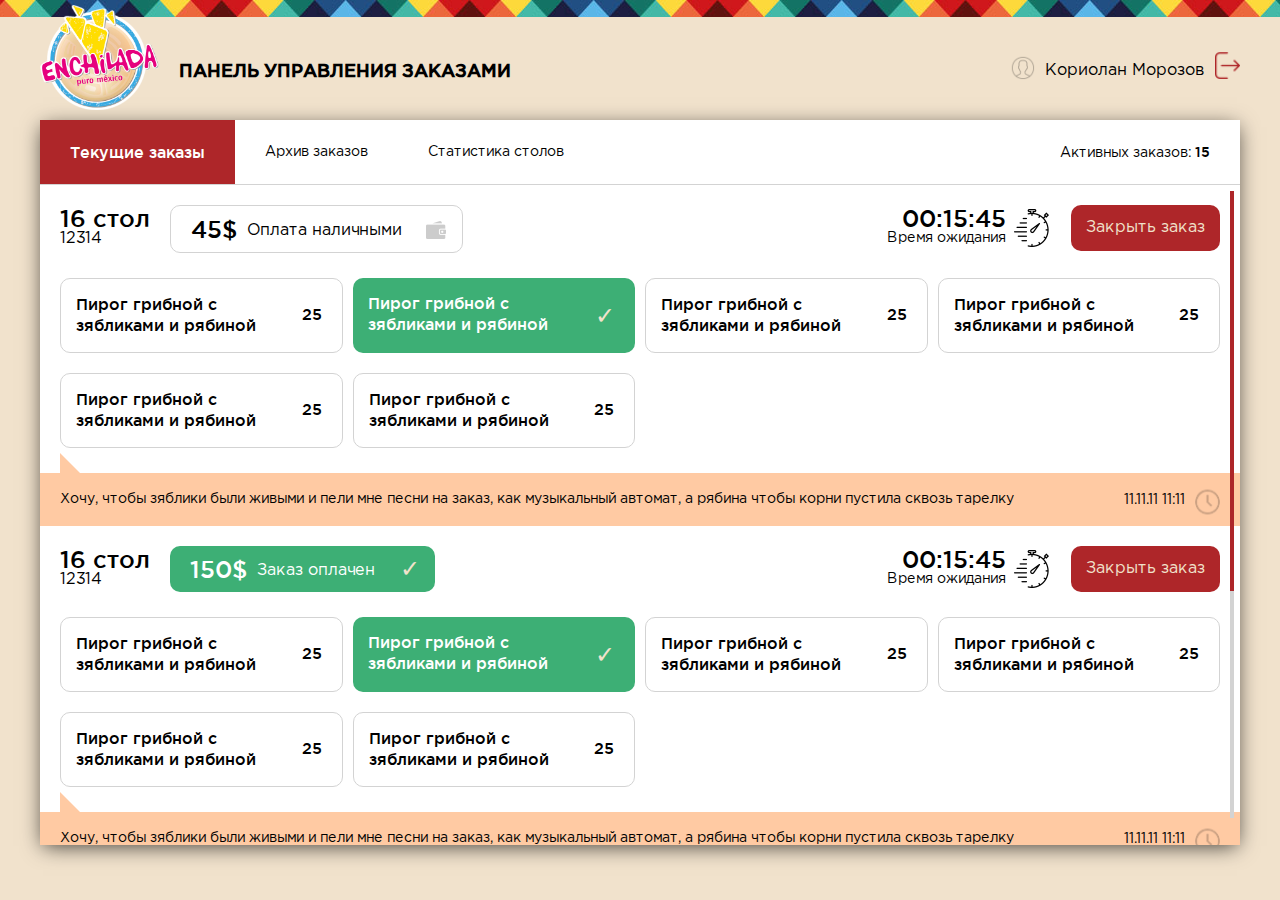
<file: admin.html>
<!DOCTYPE html>
<html>

<head>
    <meta charset="utf-8">
    <title></title>

    <link rel="stylesheet" href="stylesheets/jquery.custom-scrollbar.css">
    <link rel="stylesheet" href="stylesheets/style_admin.css">

    <script defer src="https://ajax.googleapis.com/ajax/libs/jquery/3.1.1/jquery.min.js"></script>

    <!--  <script defer src="js/jquery.custom-scrollbar.js"></script>-->
      
    <script defer src="js/script_admin.js"></script>
    <script defer src="js/clever_custom_scroll.js"></script>
  

</head>

<body>
    <header>
        <div class="wrapper">
            <img src="images/logo.png" alt=" " class="logo">
            <h1 class="main_h">Панель управления заказами</h1>
            <div class="user">
                <img src="images/icon_user.png" alt=" " class="user_icon">
                <span class="user_name">Кориолан Морозов</span>
                <img src="images/icon_user_exit.png" alt=" " class="user_exit">
            </div>



        </div>

    </header>

    <main>
        <div class="wrapper">

            <div class="content_header">
                <div class="tab tab_1 active" data-tab="tab_1">Текущие заказы</div>
                <div class="tab tab_2" data-tab="tab_2">Архив заказов</div>
                <div class="tab tab_3" data-tab="tab_3">Статистика столов</div>
                <div class="orders_amount">Активных заказов: <span>15</span></div>


            </div>
            <div class="content">

                <!-- Tab 1 begins -->
                <div class="tab_1_content active" data-tab="tab_1" style="z-index: 10; position:relative">
                    <div class="scroll_container">
                        <!-- Single order begins -->
                        <section class="order">
                            <div class="info">
                                <div class="manage_info">
                                    <div class="general_info">
                                        <span class="table_num">16 <span>стол</span></span>
                                        <br>
                                        <span class="order_id">12314</span>
                                    </div>
                                    <div class="payment_info cash">
                                        <div class="price"><span>45</span>$</div>
                                        <div class="payment_status">Оплата наличными</div>
                                    </div>
                                    <div class="close_order_button">Закрыть заказ</div>
                                    <div class="time_info">
                                        <div>
                                            <div class="time">00:15:45</div>
                                            <br>
                                            <span class="time_comment">Время ожидания</span>
                                        </div>

                                    </div>

                                </div>
                                <div class="order_info">

                                    <!-- Single product begins -->
                                    <div class="single_order">
                                        <span class="product_name">Пирог грибной с зябликами и рябиной</span>
                                        <div class="product_amount">25</div>
                                    </div>
                                    <!-- Single product ends -->

                                    <!-- Single product begins -->
                                    <div class="single_order active">
                                        <span class="product_name">Пирог грибной с зябликами и рябиной</span>
                                        <div class="product_amount">25</div>
                                    </div>
                                    <!-- Single product ends -->

                                    <!-- Single product begins -->
                                    <div class="single_order">
                                        <span class="product_name">Пирог грибной с зябликами и рябиной</span>
                                        <div class="product_amount">25</div>
                                    </div>
                                    <!-- Single product ends -->

                                    <!-- Single product begins -->
                                    <div class="single_order">
                                        <span class="product_name">Пирог грибной с зябликами и рябиной</span>
                                        <div class="product_amount">25</div>
                                    </div>
                                    <!-- Single product ends -->


                                    <!-- Single product begins -->
                                    <div class="single_order">
                                        <span class="product_name">Пирог грибной с зябликами и рябиной</span>
                                        <div class="product_amount">25</div>
                                    </div>
                                    <!-- Single product ends -->


                                    <!-- Single product begins -->
                                    <div class="single_order">
                                        <span class="product_name">Пирог грибной с зябликами и рябиной</span>
                                        <div class="product_amount">25</div>
                                    </div>
                                    <!-- Single product ends -->


                                </div>

                            </div>
                            <div class="comment">
                                <div class="text">Хочу, чтобы зяблики были живыми и пели мне песни на заказ, как музыкальный автомат, а рябина чтобы корни пустила сквозь тарелку</div>
                                <div class="date">11.11.11 11:11</div>
                            </div>



                        </section>
                        <!-- Single order ends -->




                        <!-- Single order begins -->
                        <section class="order">
                            <div class="info">
                                <div class="manage_info">
                                    <div class="general_info">
                                        <span class="table_num">16 <span>стол</span></span>
                                        <br>
                                        <span class="order_id">12314</span>
                                    </div>
                                    <div class="payment_info done">
                                        <div class="price"><span>150</span>$</div>
                                        <div class="payment_status">Заказ оплачен</div>
                                    </div>
                                    <div class="close_order_button">Закрыть заказ</div>
                                    <div class="time_info">
                                        <div>
                                            <div class="time">00:15:45</div>
                                            <br>
                                            <span class="time_comment">Время ожидания</span>
                                        </div>

                                    </div>

                                </div>
                                <div class="order_info">

                                    <!-- Single product begins -->
                                    <div class="single_order">
                                        <span class="product_name">Пирог грибной с зябликами и рябиной</span>
                                        <div class="product_amount">25</div>
                                    </div>
                                    <!-- Single product ends -->

                                    <!-- Single product begins -->
                                    <div class="single_order active">
                                        <span class="product_name">Пирог грибной с зябликами и рябиной</span>
                                        <div class="product_amount">25</div>
                                    </div>
                                    <!-- Single product ends -->

                                    <!-- Single product begins -->
                                    <div class="single_order">
                                        <span class="product_name">Пирог грибной с зябликами и рябиной</span>
                                        <div class="product_amount">25</div>
                                    </div>
                                    <!-- Single product ends -->

                                    <!-- Single product begins -->
                                    <div class="single_order">
                                        <span class="product_name">Пирог грибной с зябликами и рябиной</span>
                                        <div class="product_amount">25</div>
                                    </div>
                                    <!-- Single product ends -->


                                    <!-- Single product begins -->
                                    <div class="single_order">
                                        <span class="product_name">Пирог грибной с зябликами и рябиной</span>
                                        <div class="product_amount">25</div>
                                    </div>
                                    <!-- Single product ends -->


                                    <!-- Single product begins -->
                                    <div class="single_order">
                                        <span class="product_name">Пирог грибной с зябликами и рябиной</span>
                                        <div class="product_amount">25</div>
                                    </div>
                                    <!-- Single product ends -->


                                </div>

                            </div>
                            <div class="comment">
                                <div class="text">Хочу, чтобы зяблики были живыми и пели мне песни на заказ, как музыкальный автомат, а рябина чтобы корни пустила сквозь тарелку</div>
                                <div class="date">11.11.11 11:11</div>
                            </div>



                        </section>
                        <!-- Single order ends -->






                        <!-- Single order begins -->
                        <section class="order">
                            <div class="info">
                                <div class="manage_info">
                                    <div class="general_info">
                                        <span class="table_num">16 <span>стол</span></span>
                                        <br>
                                        <span class="order_id">12314</span>
                                    </div>
                                    <div class="payment_info card">
                                        <div class="price"><span>150</span>$</div>
                                        <div class="payment_status">Оплата картой</div>
                                    </div>
                                    <div class="close_order_button">Закрыть заказ</div>
                                    <div class="time_info">
                                        <div>
                                            <div class="time">00:15:45</div>
                                            <br>
                                            <span class="time_comment">Время ожидания</span>
                                        </div>

                                    </div>

                                </div>
                                <div class="order_info">

                                    <!-- Single product begins -->
                                    <div class="single_order">
                                        <span class="product_name">Пирог грибной с зябликами и рябиной</span>
                                        <div class="product_amount">25</div>
                                    </div>
                                    <!-- Single product ends -->

                                    <!-- Single product begins -->
                                    <div class="single_order active">
                                        <span class="product_name">Пирог грибной с зябликами и рябиной</span>
                                        <div class="product_amount">25</div>
                                    </div>
                                    <!-- Single product ends -->

                                    <!-- Single product begins -->
                                    <div class="single_order">
                                        <span class="product_name">Пирог грибной с зябликами и рябиной</span>
                                        <div class="product_amount">25</div>
                                    </div>
                                    <!-- Single product ends -->

                                    <!-- Single product begins -->
                                    <div class="single_order">
                                        <span class="product_name">Пирог грибной с зябликами и рябиной</span>
                                        <div class="product_amount">25</div>
                                    </div>
                                    <!-- Single product ends -->


                                    <!-- Single product begins -->
                                    <div class="single_order">
                                        <span class="product_name">Пирог грибной с зябликами и рябиной</span>
                                        <div class="product_amount">25</div>
                                    </div>
                                    <!-- Single product ends -->


                                    <!-- Single product begins -->
                                    <div class="single_order">
                                        <span class="product_name">Пирог грибной с зябликами и рябиной</span>
                                        <div class="product_amount">25</div>
                                    </div>
                                    <!-- Single product ends -->


                                </div>

                            </div>
                            <div class="comment">
                                <div class="text">Хочу, чтобы зяблики были живыми и пели мне песни на заказ, как музыкальный автомат, а рябина чтобы корни пустила сквозь тарелку</div>
                                <div class="date">11.11.11 11:11</div>
                            </div>



                        </section>
                        <!-- Single order ends -->



                    </div>

                    <div class="scroll_block">
                        <div class="scroll_runner"></div>

                    </div>

                </div>



                <!-- Tab 1 ends -->

                <!-- Tab 2 begins -->

                <div class="tab_2_content  scroll_container" data-tab="tab_2">
                    <div class="scroll_container">
                        <!-- Single archive order begins -->
                        <section class="archive">
                            <div class="stat_info">
                                <div class="general_info">
                                    <h3 class="order_id">Заказ: <span>123456</span></h3> Стол: <span>16</span> Цена: <span>45$</span>
                                </div>
                                <div class="time_info">
                                    <p>Открыт: <span>11.11.1111 11:11</span></p>
                                    Закрыт: <span>30.12.2000 20:20</span>
                                </div>
                            </div>
                            <div class="stat_order">
                                <h3 class="stat_header">Содержимое заказа</h3> Омлет по-казахски <span>(10 шт.)</span>, Токийская лапша <span>(7 шт.)</span>, Казахстанская пицца на кумысе <span>(10 шт.)</span>, Белгородская картошка-антошка <span>(10 шт.)</span>, Белорусский картофельный сок 1л <span>(10 шт.)</span>, Африканское мороженое <span>(10 шт.)</span></div>
                            <div class="stat_comment">
                                <h3 class="stat_header">Комментарий к заказу</h3> Хочу пиццу, а картошку не хочу</div>
                        </section>
                        <!-- Single archive order ends -->

                        <!-- Single archive order begins -->
                        <section class="archive">
                            <div class="stat_info">
                                <div class="general_info">
                                    <h3 class="order_id">Заказ: <span>123456</span></h3> Стол: <span>16</span> Цена: <span>45$</span>
                                </div>
                                <div class="time_info">
                                    <p>Открыт: <span>11.11.1111 11:11</span></p>
                                    Закрыт: <span>30.12.2000 20:20</span>
                                </div>
                            </div>
                            <div class="stat_order">
                                <h3 class="stat_header">Содержимое заказа</h3> Омлет по-казахски <span>(10 шт.)</span>, Токийская лапша <span>(7 шт.)</span>, Казахстанская пицца на кумысе <span>(10 шт.)</span>, Белгородская картошка-антошка <span>(10 шт.)</span>, Белорусский картофельный сок 1л <span>(10 шт.)</span>, Африканское мороженое <span>(10 шт.)</span></div>
                            <div class="stat_comment">
                                <h3 class="stat_header">Комментарий к заказу</h3> Хочу пиццу, а картошку не хочу</div>
                        </section>
                        <!-- Single archive order ends -->


                        <!-- Single archive order begins -->
                        <section class="archive">
                            <div class="stat_info">
                                <div class="general_info">
                                    <h3 class="order_id">Заказ: <span>123456</span></h3> Стол: <span>16</span> Цена: <span>45$</span>
                                </div>
                                <div class="time_info">
                                    <p>Открыт: <span>11.11.1111 11:11</span></p>
                                    Закрыт: <span>30.12.2000 20:20</span>
                                </div>
                            </div>
                            <div class="stat_order">
                                <h3 class="stat_header">Содержимое заказа</h3> Омлет по-казахски <span>(10 шт.)</span>, Токийская лапша <span>(7 шт.)</span>, Казахстанская пицца на кумысе <span>(10 шт.)</span>, Белгородская картошка-антошка <span>(10 шт.)</span>, Белорусский картофельный сок 1л <span>(10 шт.)</span>, Африканское мороженое <span>(10 шт.)</span></div>
                            <div class="stat_comment">
                                <h3 class="stat_header">Комментарий к заказу</h3> Хочу пиццу, а картошку не хочу</div>
                        </section>
                        <!-- Single archive order ends -->

                        <!-- Single archive order begins -->
                        <section class="archive">
                            <div class="stat_info">
                                <div class="general_info">
                                    <h3 class="order_id">Заказ: <span>123456</span></h3> Стол: <span>16</span> Цена: <span>45$</span>
                                </div>
                                <div class="time_info">
                                    <p>Открыт: <span>11.11.1111 11:11</span></p>
                                    Закрыт: <span>30.12.2000 20:20</span>
                                </div>
                            </div>
                            <div class="stat_order">
                                <h3 class="stat_header">Содержимое заказа</h3> Омлет по-казахски <span>(10 шт.)</span>, Токийская лапша <span>(7 шт.)</span>, Казахстанская пицца на кумысе <span>(10 шт.)</span>, Белгородская картошка-антошка <span>(10 шт.)</span>, Белорусский картофельный сок 1л <span>(10 шт.)</span>, Африканское мороженое <span>(10 шт.)</span></div>
                            <div class="stat_comment">
                                <h3 class="stat_header">Комментарий к заказу</h3> Хочу пиццу, а картошку не хочу</div>
                        </section>
                        <!-- Single archive order ends -->
                    </div>

                    <div class="scroll_block">
                        <div class="scroll_runner"></div>

                    </div>
                </div>

                <!-- Tab 2 ends -->


                <!-- Tab 3 begins -->



                <div class="tab_3_content  scroll_container" data-tab="tab_3">
                    <div class="scroll_container">
                        <div class="stat_wrapper">

                            <!-- Single table begins -->
                            <section class="stat_table">
                                <div class="general_info"><span class="table_num">1 стол</span>
                                    <div class="proceeds">25000$</div>
                                </div>
                                <div class="order_amount">16 заказов</div>
                                <div class="time_borders">Начало смены: <span>04.11.2016 07:00</span>
                                    <br> Конец смены: <span>04.11.2016 19:00</span>
                                </div>

                            </section>

                            <!-- Single table ends -->


                            <!-- Single table begins -->
                            <section class="stat_table">
                                <div class="general_info"><span class="table_num">1 стол</span>
                                    <div class="proceeds">25000$</div>
                                </div>
                                <div class="order_amount">16 заказов</div>
                                <div class="time_borders">Начало смены: <span>04.11.2016 07:00</span>
                                    <br> Конец смены: <span>04.11.2016 19:00</span>
                                </div>

                            </section>

                            <!-- Single table ends -->




                            <!-- Single table begins -->
                            <section class="stat_table">
                                <div class="general_info"><span class="table_num">1 стол</span>
                                    <div class="proceeds">25000$</div>
                                </div>
                                <div class="order_amount">16 заказов</div>
                                <div class="time_borders">Начало смены: <span>04.11.2016 07:00</span>
                                    <br> Конец смены: <span>04.11.2016 19:00</span>
                                </div>

                            </section>

                            <!-- Single table ends -->



                            <!-- Single table begins -->
                            <section class="stat_table">
                                <div class="general_info"><span class="table_num">1 стол</span>
                                    <div class="proceeds">25000$</div>
                                </div>
                                <div class="order_amount">16 заказов</div>
                                <div class="time_borders">Начало смены: <span>04.11.2016 07:00</span>
                                    <br> Конец смены: <span>04.11.2016 19:00</span>
                                </div>

                            </section>

                            <!-- Single table ends -->



                            <!-- Single table begins -->
                            <section class="stat_table">
                                <div class="general_info"><span class="table_num">1 стол</span>
                                    <div class="proceeds">25000$</div>
                                </div>
                                <div class="order_amount">16 заказов</div>
                                <div class="time_borders">Начало смены: <span>04.11.2016 07:00</span>
                                    <br> Конец смены: <span>04.11.2016 19:00</span>
                                </div>

                            </section>

                            <!-- Single table ends -->




                            <!-- Single table begins -->
                            <section class="stat_table">
                                <div class="general_info"><span class="table_num">1 стол</span>
                                    <div class="proceeds">25000$</div>
                                </div>
                                <div class="order_amount">16 заказов</div>
                                <div class="time_borders">Начало смены: <span>04.11.2016 07:00</span>
                                    <br> Конец смены: <span>04.11.2016 19:00</span>
                                </div>

                            </section>

                            <!-- Single table ends -->


                            <!-- Single table begins -->
                            <section class="stat_table">
                                <div class="general_info"><span class="table_num">1 стол</span>
                                    <div class="proceeds">25000$</div>
                                </div>
                                <div class="order_amount">16 заказов</div>
                                <div class="time_borders">Начало смены: <span>04.11.2016 07:00</span>
                                    <br> Конец смены: <span>04.11.2016 19:00</span>
                                </div>

                            </section>

                            <!-- Single table ends -->


                            <!-- Single table begins -->
                            <section class="stat_table">
                                <div class="general_info"><span class="table_num">1 стол</span>
                                    <div class="proceeds">25000$</div>
                                </div>
                                <div class="order_amount">16 заказов</div>
                                <div class="time_borders">Начало смены: <span>04.11.2016 07:00</span>
                                    <br> Конец смены: <span>04.11.2016 19:00</span>
                                </div>

                            </section>

                            <!-- Single table ends -->



                            <!-- Single table begins -->
                            <section class="stat_table">
                                <div class="general_info"><span class="table_num">1 стол</span>
                                    <div class="proceeds">25000$</div>
                                </div>
                                <div class="order_amount">16 заказов</div>
                                <div class="time_borders">Начало смены: <span>04.11.2016 07:00</span>
                                    <br> Конец смены: <span>04.11.2016 19:00</span>
                                </div>

                            </section>

                            <!-- Single table ends -->



                            <!-- Single table begins -->
                            <section class="stat_table">
                                <div class="general_info"><span class="table_num">1 стол</span>
                                    <div class="proceeds">25000$</div>
                                </div>
                                <div class="order_amount">16 заказов</div>
                                <div class="time_borders">Начало смены: <span>04.11.2016 07:00</span>
                                    <br> Конец смены: <span>04.11.2016 19:00</span>
                                </div>

                            </section>

                            <!-- Single table ends -->





                            <!-- Single table begins -->
                            <section class="stat_table">
                                <div class="general_info"><span class="table_num">1 стол</span>
                                    <div class="proceeds">25000$</div>
                                </div>
                                <div class="order_amount">16 заказов</div>
                                <div class="time_borders">Начало смены: <span>04.11.2016 07:00</span>
                                    <br> Конец смены: <span>04.11.2016 19:00</span>
                                </div>

                            </section>

                            <!-- Single table ends -->





                            <!-- Single table begins -->
                            <section class="stat_table">
                                <div class="general_info"><span class="table_num">1 стол</span>
                                    <div class="proceeds">25000$</div>
                                </div>
                                <div class="order_amount">16 заказов</div>
                                <div class="time_borders">Начало смены: <span>04.11.2016 07:00</span>
                                    <br> Конец смены: <span>04.11.2016 19:00</span>
                                </div>

                            </section>

                            <!-- Single table ends -->



                            <!-- Single table begins -->
                            <section class="stat_table">
                                <div class="general_info"><span class="table_num">1 стол</span>
                                    <div class="proceeds">25000$</div>
                                </div>
                                <div class="order_amount">16 заказов</div>
                                <div class="time_borders">Начало смены: <span>04.11.2016 07:00</span>
                                    <br> Конец смены: <span>04.11.2016 19:00</span>
                                </div>

                            </section>

                            <!-- Single table ends -->




                            <!-- Single table begins -->
                            <section class="stat_table">
                                <div class="general_info"><span class="table_num">1 стол</span>
                                    <div class="proceeds">25000$</div>
                                </div>
                                <div class="order_amount">16 заказов</div>
                                <div class="time_borders">Начало смены: <span>04.11.2016 07:00</span>
                                    <br> Конец смены: <span>04.11.2016 19:00</span>
                                </div>

                            </section>

                            <!-- Single table ends -->




                            <!-- Single table begins -->
                            <section class="stat_table">
                                <div class="general_info"><span class="table_num">1 стол</span>
                                    <div class="proceeds">25000$</div>
                                </div>
                                <div class="order_amount">16 заказов</div>
                                <div class="time_borders">Начало смены: <span>04.11.2016 07:00</span>
                                    <br> Конец смены: <span>04.11.2016 19:00</span>
                                </div>

                            </section>

                            <!-- Single table ends -->





                            <!-- Single table begins -->
                            <section class="stat_table">
                                <div class="general_info"><span class="table_num">1 стол</span>
                                    <div class="proceeds">25000$</div>
                                </div>
                                <div class="order_amount">16 заказов</div>
                                <div class="time_borders">Начало смены: <span>04.11.2016 07:00</span>
                                    <br> Конец смены: <span>04.11.2016 19:00</span>
                                </div>

                            </section>

                            <!-- Single table ends -->





                            <!-- Single table begins -->
                            <section class="stat_table">
                                <div class="general_info"><span class="table_num">1 стол</span>
                                    <div class="proceeds">25000$</div>
                                </div>
                                <div class="order_amount">16 заказов</div>
                                <div class="time_borders">Начало смены: <span>04.11.2016 07:00</span>
                                    <br> Конец смены: <span>04.11.2016 19:00</span>
                                </div>

                            </section>

                            <!-- Single table ends -->




                            <!-- Single table begins -->
                            <section class="stat_table">
                                <div class="general_info"><span class="table_num">1 стол</span>
                                    <div class="proceeds">25000$</div>
                                </div>
                                <div class="order_amount">16 заказов</div>
                                <div class="time_borders">Начало смены: <span>04.11.2016 07:00</span>
                                    <br> Конец смены: <span>04.11.2016 19:00</span>
                                </div>

                            </section>

                            <!-- Single table ends -->




                            <!-- Single table begins -->
                            <section class="stat_table">
                                <div class="general_info"><span class="table_num">1 стол</span>
                                    <div class="proceeds">25000$</div>
                                </div>
                                <div class="order_amount">16 заказов</div>
                                <div class="time_borders">Начало смены: <span>04.11.2016 07:00</span>
                                    <br> Конец смены: <span>04.11.2016 19:00</span>
                                </div>

                            </section>

                            <!-- Single table ends -->




                            <!-- Single table begins -->
                            <section class="stat_table">
                                <div class="general_info"><span class="table_num">1 стол</span>
                                    <div class="proceeds">25000$</div>
                                </div>
                                <div class="order_amount">16 заказов</div>
                                <div class="time_borders">Начало смены: <span>04.11.2016 07:00</span>
                                    <br> Конец смены: <span>04.11.2016 19:00</span>
                                </div>

                            </section>

                            <!-- Single table ends -->




                            <!-- Single table begins -->
                            <section class="stat_table">
                                <div class="general_info"><span class="table_num">1 стол</span>
                                    <div class="proceeds">25000$</div>
                                </div>
                                <div class="order_amount">16 заказов</div>
                                <div class="time_borders">Начало смены: <span>04.11.2016 07:00</span>
                                    <br> Конец смены: <span>04.11.2016 19:00</span>
                                </div>

                            </section>

                            <!-- Single table ends -->



                            <!-- Single table begins -->
                            <section class="stat_table">
                                <div class="general_info"><span class="table_num">1 стол</span>
                                    <div class="proceeds">25000$</div>
                                </div>
                                <div class="order_amount">16 заказов</div>
                                <div class="time_borders">Начало смены: <span>04.11.2016 07:00</span>
                                    <br> Конец смены: <span>04.11.2016 19:00</span>
                                </div>

                            </section>

                            <!-- Single table ends -->




                            <!-- Single table begins -->
                            <section class="stat_table">
                                <div class="general_info"><span class="table_num">1 стол</span>
                                    <div class="proceeds">25000$</div>
                                </div>
                                <div class="order_amount">16 заказов</div>
                                <div class="time_borders">Начало смены: <span>04.11.2016 07:00</span>
                                    <br> Конец смены: <span>04.11.2016 19:00</span>
                                </div>

                            </section>

                            <!-- Single table ends -->





                            <!-- Single table begins -->
                            <section class="stat_table">
                                <div class="general_info"><span class="table_num">1 стол</span>
                                    <div class="proceeds">25000$</div>
                                </div>
                                <div class="order_amount">16 заказов</div>
                                <div class="time_borders">Начало смены: <span>04.11.2016 07:00</span>
                                    <br> Конец смены: <span>04.11.2016 19:00</span>
                                </div>

                            </section>

                            <!-- Single table ends -->



                            <!-- Single table begins -->
                            <section class="stat_table">
                                <div class="general_info"><span class="table_num">1 стол</span>
                                    <div class="proceeds">25000$</div>
                                </div>
                                <div class="order_amount">16 заказов</div>
                                <div class="time_borders">Начало смены: <span>04.11.2016 07:00</span>
                                    <br> Конец смены: <span>04.11.2016 19:00</span>
                                </div>

                            </section>

                            <!-- Single table ends -->



                            <!-- Single table begins -->
                            <section class="stat_table">
                                <div class="general_info"><span class="table_num">1 стол</span>
                                    <div class="proceeds">25000$</div>
                                </div>
                                <div class="order_amount">16 заказов</div>
                                <div class="time_borders">Начало смены: <span>04.11.2016 07:00</span>
                                    <br> Конец смены: <span>04.11.2016 19:00</span>
                                </div>

                            </section>

                            <!-- Single table ends -->


                        </div>


                    </div>

                    <div class="scroll_block">
                        <div class="scroll_runner"></div>

                    </div>

                </div>
                <!-- Tab 3 ends -->








            </div>
        </div>
    </main>



</body>

</html>
</file>
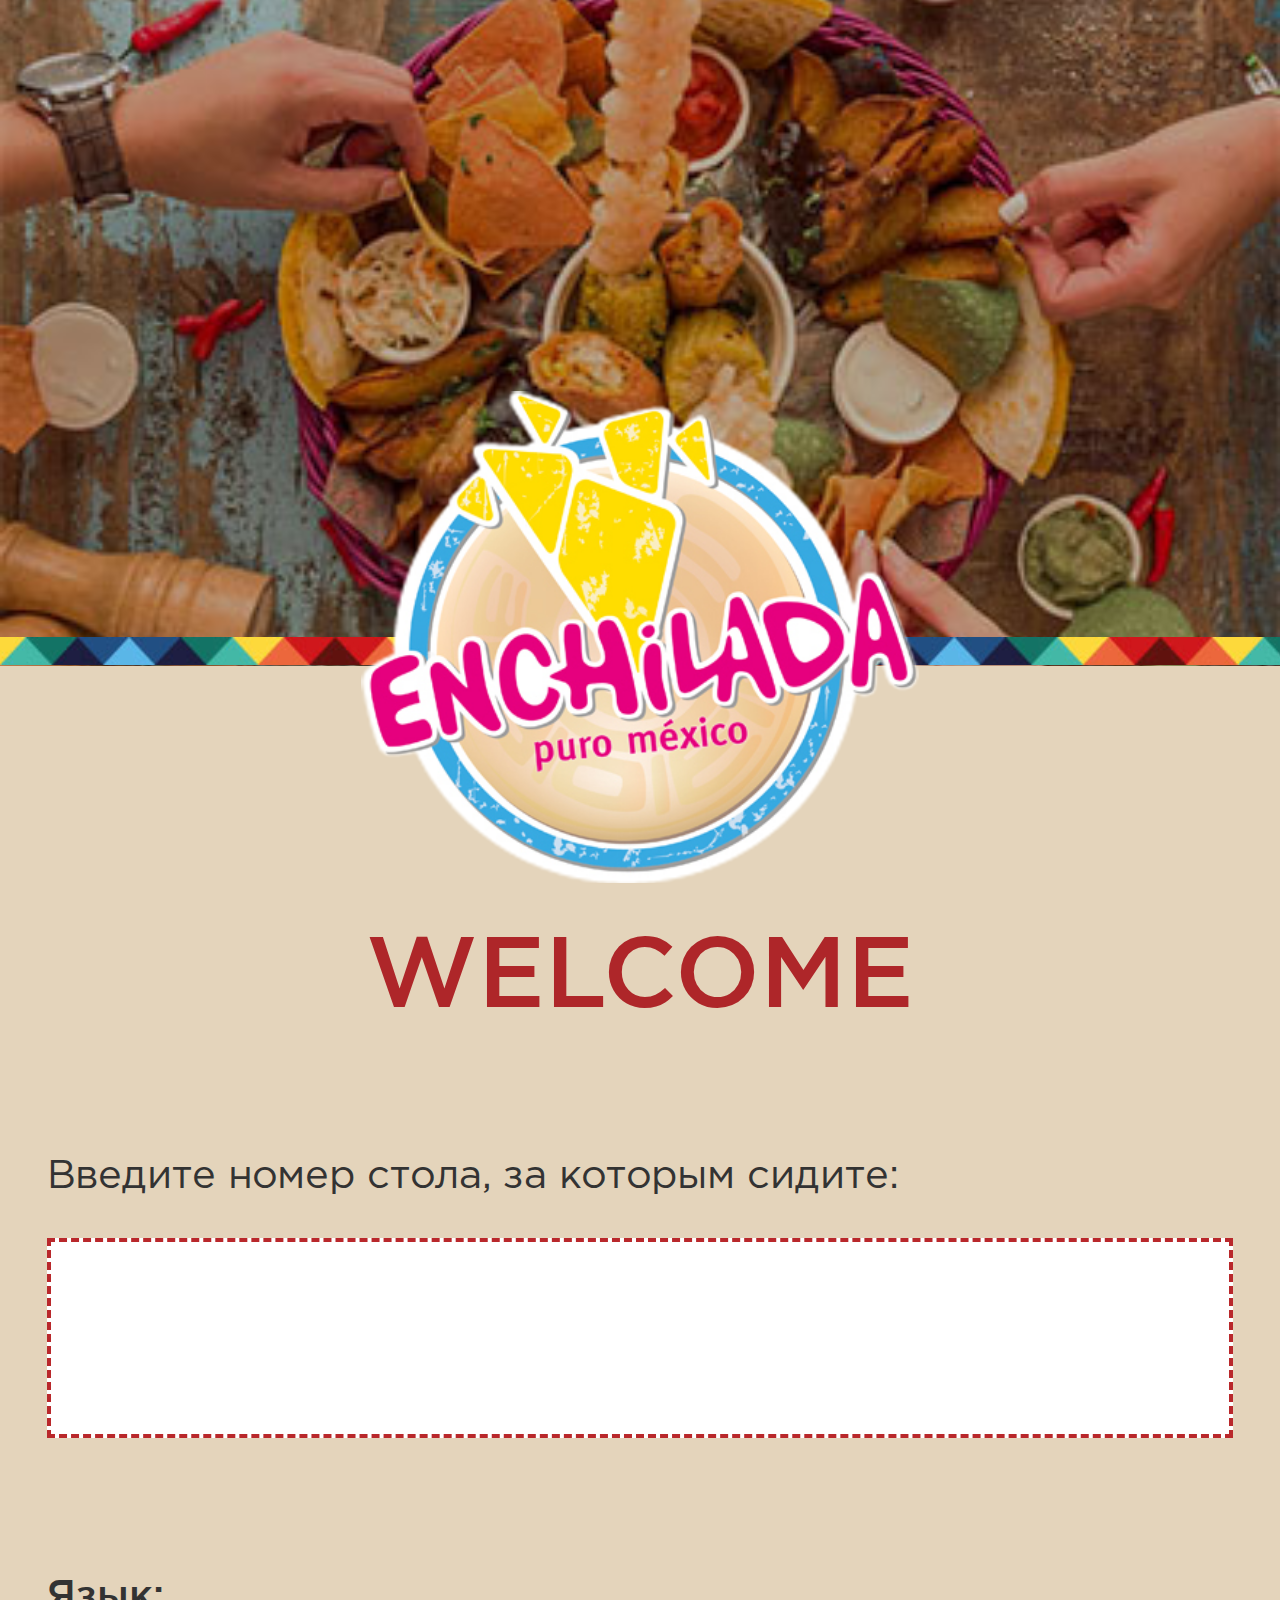
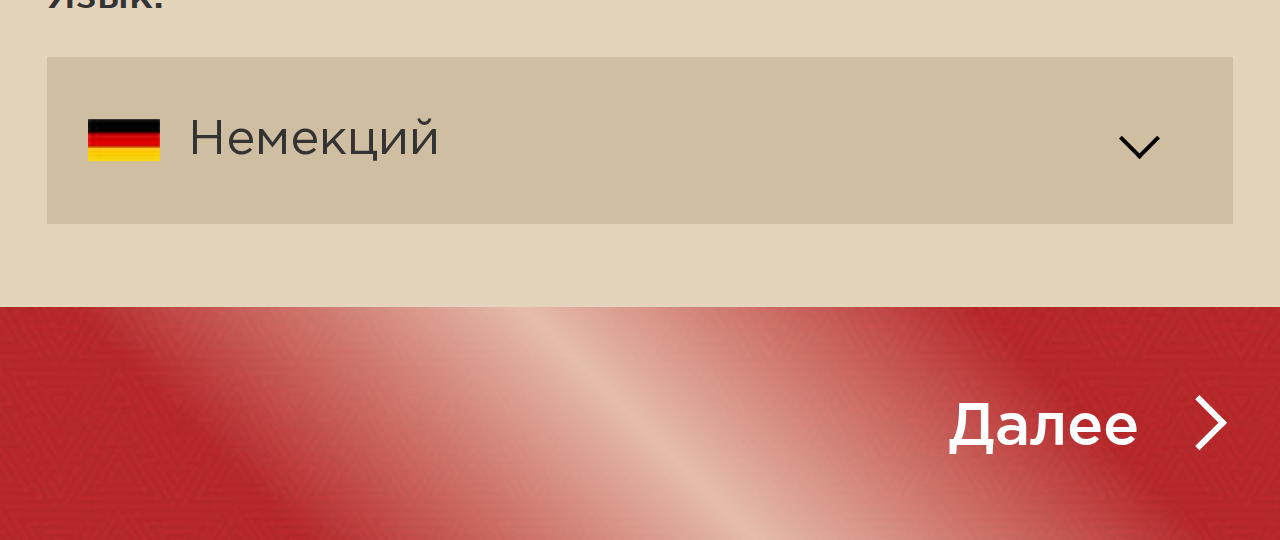
<file: choosing.html>
<!DOCTYPE html>
<html>

<head>
    <meta charset="utf-8">
    <title></title>
    <meta name="viewport" content="width=device-width, initial-scale=1.0">

    <link rel="stylesheet" href="stylesheets/style.css">

    <script defer src="https://code.jquery.com/jquery-3.1.1.min.js"></script>

    <script defer src="js/script.js"></script>

    <script defer src="js/modal.js"></script>


</head>

<body>


    <div class="preloader">
        <div class="preloader_header">
            <div class="preloader_header_bg"></div>
            <div class="preloader_line"></div>
            <div class="preloader_logo"><img src="images/logo.png" alt=" "></div>
        </div>
        <div class="preloader_bg">

            <div class="select_table_title">welcome
            </div>
            <div class="select_table_number">
                <label for="">Введите номер стола, за которым сидите:
                    <br>
                    <input type="text">
                </label>
            </div>
            <div class="select_language">
                <span>Язык:</span>
                <br>
                <div class="lang_wrapper">
                    <div class="lang">
                        <span>Немекций</span>
                        <img src="images/germany.jpg" alt=" ">
                    </div>


                    <div class="down_arrow"></div>
                </div>
            </div>
            <div class="empty"></div>
            <a href="index.html">
                <div class="select_table_next">
                    <div class="next_animation"></div>
                    <div class="next">Далее
                        <div class="right_arrow"></div>
                    </div>

                </div>
            </a>

        </div>
        <div class="pop_langs">
            <div class="internal_lang_wrapper">
                <div class="lang">
                    <span>Англиций</span>
                    <img src="images/germany.jpg" alt=" ">
                </div>
                <div class="lang">
                    <span>Французий</span>
                    <img src="images/germany.jpg" alt=" ">
                </div>

                <div class="lang">
                    <span>Румыний</span>
                    <img src="images/germany.jpg" alt=" ">
                </div>
                <div class="lang">
                    <span>Индусий</span>
                    <img src="images/germany.jpg" alt=" ">
                </div>
            </div>

        </div>

    </div>








</body>

</html>
</file>
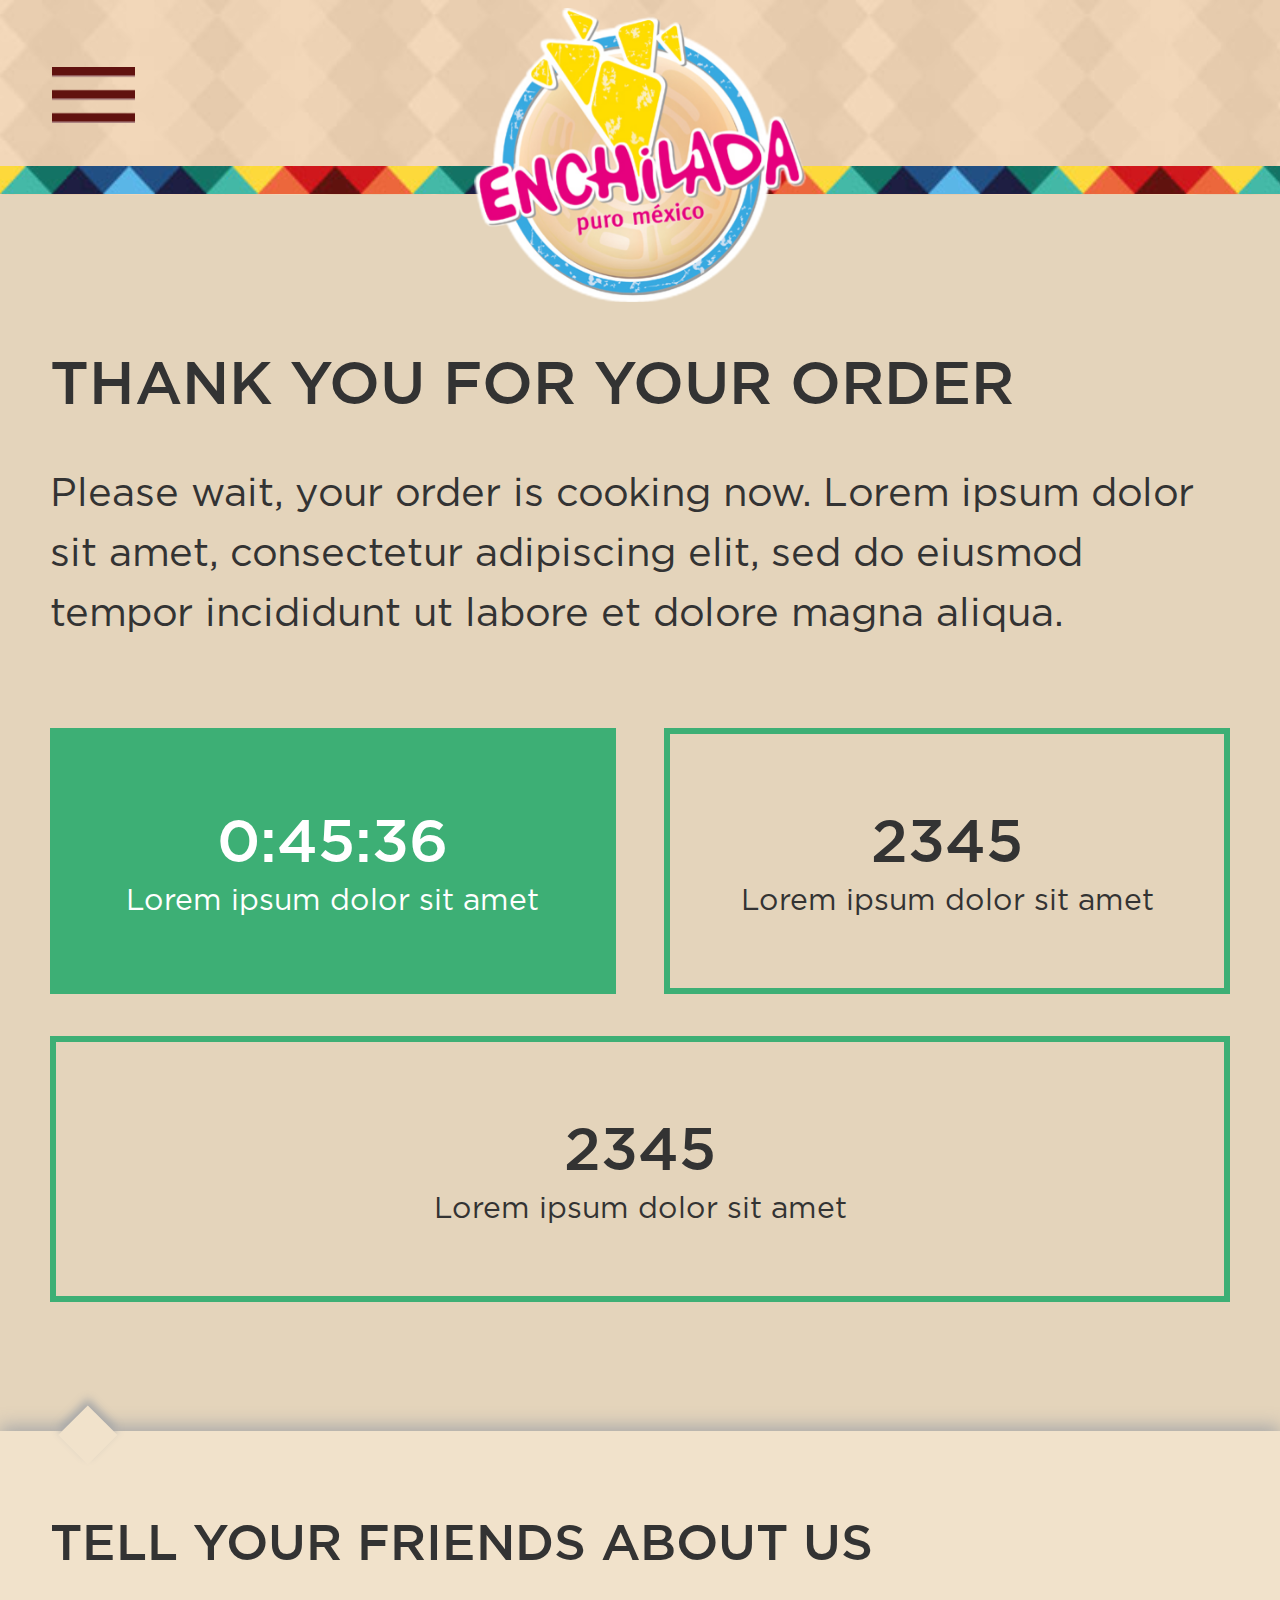
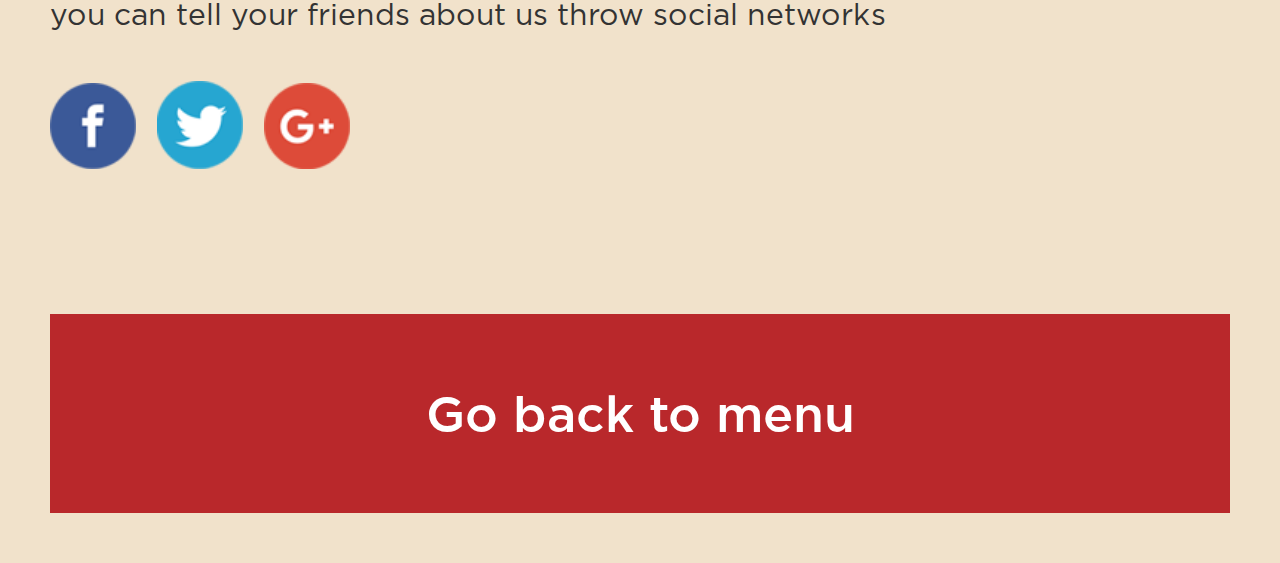
<file: confirmed.html>
<!DOCTYPE html>
<html>

<head>
    <meta charset="utf-8">
    <title></title>
    <meta name="viewport" content="width=device-width, initial-scale=1.0">


    <link rel="stylesheet" href="stylesheets/style.css">

    <script defer src="https://code.jquery.com/jquery-3.1.1.min.js"></script>


    <script defer src="js/script.js"></script>
      <script defer src="js/modal.js"></script>




</head>

<body>





    <!-- Header begins -->




    <header class="header_gratitude main_header">
        <div class="menu_button modal_trigger" data-modal-id="modal_full_sidebar"></div>
        <div class="header_line"></div>
        <div class="header_logo"><img src="images/logo.png" alt=" "></div>

    </header>





    <!-- Header ends -->



    <!-- gratitude for cart begins-->
    <div class="cart_gratitude">
        <div class="cart_gratitude_header">thank you for your order</div>
        <p class="cart_gratitude_text">Please wait, your order is cooking now. Lorem ipsum dolor sit amet, consectetur adipiscing elit, sed do eiusmod tempor incididunt ut labore et dolore magna aliqua. </p>
        <div class="cart_gratitude_buttons">
            <div class="waiting_time">0:45:36
                <br><span> Lorem ipsum dolor sit amet</span></div>
            <div class="table_num">2345
                <br><span>Lorem ipsum dolor sit amet</span></div>
            <div class="order_id">2345
                <br><span>Lorem ipsum dolor sit amet</span></div>
        </div>
        <div class="cart_gratitude_share_block">
            <div class="cart_gratitude_share_header">tell your friends about us</div>
            <p class="cart_gratitude_share_text">you can tell your friends about us throw social networks</p>
            <div class="cart_gratitude_share_icons">
                <img src="images/icon_fb.png" alt=" ">
                <img src="images/icon_tw.png" alt=" ">
                <img src="images/icon_g+.png" alt=" ">
            </div>
            <a href="index.html">
                <div class="cart_gratitude_share_button_back">Go back to menu</div>
            </a>
        </div>
    </div>
    <!-- gratitude for cart ends -->









    <!-- sidebar begins -->
    <div class="sidebar_wrapper modal" id="modal_full_sidebar" hidden>
        <div class="shim modal_close">
            <div class="sidebar_close">&#x2716;</div>
        </div>
        <section class="sidebar">
            <header class="sidebar_header">
                <!-- Block for guest begins -->
                <div class="sidebar_guest" hidden>
                    <img src="images/avatar.png" alt=" ">

                    <span class="register_text">вы не авторизованы</span>
                    <br>
                    <div class="sign_in">Вход</div>
                    <div class="sign_up">Регистрация</div>
                    <div></div>
                </div>
                <!-- Block for guest ends -->

                <!-- Block for user begins -->

                <div class="sidebar_user">
                    <img src="images/avatar.png" alt=" ">
                    <span class="name">алладин ганеций</span>
                    <br>
                    <div class="points">у вас <span class="points_amount">10000</span> баллов</div>
                </div>


                <!-- Block for user ends -->
            </header>




            <div class="sidebar_time"><img src="images/sidebar_icon_0.png" alt=" ">
                <span class="time">0:13:43</span>
                <br>
                <span class="text">Прошло времени с заказа</span></div>

            <ul>
                <li class="active sidebar_clickable_1"><img src="images/sidebar_icon_4_active.png" alt=" " data-img-active="images/sidebar_icon_4_active.png" data-img="images/sidebar_icon_4.png">Что такое баллы?
                </li>
                <p>Баллы, это очки вознаграждения, которые могут быть обменяны на скидочные купоны и использоваться при покупке любых товаров</p>
                <li class="active sidebar_clickable_2"><img src="images/sidebar_icon_2_active.png" alt=" " data-img-active="images/sidebar_icon_2_active.png" data-img="images/sidebar_icon_2.png">Как накопить баллы
                </li>
                <p>Баллы, это очки вознаграждения, которые могут быть обменяны на скидочные купоны и использоваться при покупке любых товаров</p>
                <li class="proposals"><img src="images/sidebar_icon_3.png" alt=" ">Специальные предложения</li>
                <li class="modal_trigger" data-modal-id="modal_sidebar"><img src="images/sidebar_icon_1.png" alt=" ">О сайте</li>
            </ul>

        </section>

    </div>



    <div class="modal sidebar_modal" id="modal_sidebar" hidden>
        <div class="modal_content">
            <img src="images/logo.png" alt=" ">
            <h1 class='sidebar_modal_header'>enchilada</h1>
            <p>Lorem ipsum dolor sit amet, consectetur adipiscing elit, sed do eiusmod tempor incididunt ut labore et dolore magna aliqua. </p>
            <img src="images/crepla_logo.png" alt=" ">
            <h1 class='sidebar_modal_header'>crepla</h1>
            <p>Lorem ipsum dolor sit amet, consectetur adipiscing elit, sed do eiusmod tempor incididunt ut labore et dolore magna aliqua. </p>
            <img src="images/crepla_logo.png" alt=" ">
            <h1 class='sidebar_modal_header'>crepla</h1>
            <p>Lorem ipsum dolor sit amet, consectetur adipiscing elit, sed do eiusmod tempor incididunt ut labore et dolore magna aliqua. </p>

        </div>

        <div class="modal_close">&#x2716;</div>
    </div>

    <!-- sidebar ends -->




</body>

</html>
</file>
<file: stylesheets/style_admin.css>
@font-face {
  font-family: Light;
  src: url(../fonts/GothamProLight.ttf); }
@font-face {
  font-family: Regular;
  src: url(../fonts/GothamProRegular.ttf); }
@font-face {
  font-family: Medium;
  src: url(../fonts/GothamProMedium.ttf); }
/* --- Font Sizes --- */
/* --- Blocks Sizes --- */
/* --- Colors --- */
/* --- Features --- */
/* --- Classes --- */
section.order .info .manage_info:after, section.order .info .order_info:after, section.archive .stat_info:after, .stat_wrapper:after {
  content: '';
  display: block;
  clear: both; }

section.order .info .manage_info .payment_info.cash:after, section.order .info .manage_info .payment_info.card:after, section.order .info .manage_info .time_info:after, section.order .comment .date:after, section.stat_table:before {
  content: '';
  background-repeat: no-repeat;
  background-size: contain;
  background-position: center; }

html {
  font-size: 1px; }
  @media screen and (max-width: 1200px) {
    html {
      font-size: 0.8px; } }

html,
body {
  margin: 0;
  padding: 0;
  height: 100%;
  background-color: #f1e2cc;
  font-family: Regular; }

* {
  box-sizing: border-box; }

h1,
h2,
h3,
h4,
h5,
h6,
p {
  margin: 0;
  font-size: 14rem; }

.wrapper {
  margin: auto;
  width: 1200px; }
  @media screen and (max-width: 1200px) {
    .wrapper {
      width: 700px; } }

header {
  height: 120px;
  background-image: url(../images/triangle_line.jpg);
  background-repeat: repeat-x;
  background-size: auto 17px;
  background-position: top; }
  header .logo {
    width: auto;
    height: 110px;
    margin-right: 20px;
    padding-top: 5px;
    float: left; }
  header .main_h {
    display: inline-block;
    padding-top: 60px;
    padding-bottom: 40px;
    text-transform: uppercase;
    font-family: Medium;
    font-size: 18rem; }
  header .user {
    padding-top: 50px;
    float: right; }
    header .user .user_icon,
    header .user .user_exit {
      width: 25px;
      height: auto; }
    header .user .user_name {
      position: relative;
      top: -5px;
      display: inline-block;
      padding: 0 10px;
      font-size: 16rem; }

main {
  height: calc(100% - 120px);
  padding-bottom: 55px; }
  main .wrapper {
    background-color: white;
    height: 100%;
    -webkit-box-shadow: 0px 4px 20px -3px rgba(0, 0, 0, 0.75);
    -moz-box-shadow: 0px 4px 20px -3px rgba(0, 0, 0, 0.75);
    box-shadow: 0px 4px 20px -3px rgba(0, 0, 0, 0.75); }
  main .content_header {
    height: 65px;
    border-bottom: 1px solid #d3d3d3; }
    main .content_header .tab, main .content_header .orders_amount {
      height: 100%;
      padding: 0 30px;
      line-height: 65px;
      font-size: 14rem; }
    main .content_header .tab {
      float: left; }
      main .content_header .tab.active {
        background-color: #ae2629;
        color: white;
        font-family: Medium;
        font-size: 16rem; }
    main .content_header .orders_amount {
      float: right; }
      main .content_header .orders_amount span {
        font-family: Medium; }

.content {
  position: relative;
  height: calc(100% - 65px);
  overflow: hidden; }

.tab_1_content,
.tab_2_content,
.tab_3_content {
  position: absolute;
  height: 100%;
  top: 0;
  left: 0;
  width: 100%;
  background-color: white;
  display: none; }
  .tab_1_content.active,
  .tab_2_content.active,
  .tab_3_content.active {
    display: block; }

.scroll-bar {
  position: absolute !important;
  height: 95% !important;
  width: 4px !important;
  top: 6px !important;
  right: 6px !important;
  background-color: #d3d3d3 !important;
  z-index: 1; }

.thumb {
  background-color: #ae2629; }

.overview {
  width: 100%; }

.scroll_container_wrapper {
  box-sizing: border-box;
  position: relative;
  overflow: hidden; }

.scroll_container {
  box-sizing: border-box;
  /*custom*/ }

.scroll_block {
  position: absolute;
  /*custom*/
  height: 95%;
  width: 4px;
  top: 6px;
  right: 6px;
  background-color: #d3d3d3;
  z-index: 11; }

.scroll_runner {
  position: relative;
  top: 0;
  /*custom*/
  height: 30px;
  background-color: #ae2629; }

.scroll_container,
.scroll_runner {
  /*scroll speed*/
  transition: 0.5s; }

section.order {
  overflow: hidden; }
  section.order > * {
    padding: 20px; }
  section.order .info .manage_info {
    padding-bottom: 20px; }
    section.order .info .manage_info .general_info {
      float: left;
      padding-right: 20px; }
      section.order .info .manage_info .general_info .table_num {
        font-family: Medium;
        font-size: 24rem; }
      section.order .info .manage_info .general_info .order_id {
        font-size: 16rem; }
    section.order .info .manage_info .payment_info {
      position: relative;
      float: left;
      padding: 10px 60px 10px 10px;
      border-radius: 10px;
      border: 1px solid #d3d3d3; }
      section.order .info .manage_info .payment_info > * {
        display: inline-block; }
      section.order .info .manage_info .payment_info .price {
        padding: 0 10px;
        font-family: Medium;
        font-size: 24rem; }
      section.order .info .manage_info .payment_info .payment_status {
        position: relative;
        top: -3px;
        font-size: 16rem; }
      section.order .info .manage_info .payment_info.cash:after, section.order .info .manage_info .payment_info.card:after, section.order .info .manage_info .payment_info.done:after {
        position: absolute;
        right: 15px;
        top: 50%;
        transform: translateY(-50%); }
      section.order .info .manage_info .payment_info.cash:after {
        width: 23px;
        height: 22px;
        background-image: url(../images/icon_cash.png); }
      section.order .info .manage_info .payment_info.card:after {
        width: 25px;
        height: 19px;
        background-image: url(../images/icon_card.png); }
      section.order .info .manage_info .payment_info.done {
        border: none;
        background-color: #3daf75;
        color: white; }
        section.order .info .manage_info .payment_info.done:after {
          content: '\2713';
          font-size: 24rem;
          color: #f1e2cc; }
    section.order .info .manage_info .time_info {
      position: relative;
      float: right;
      margin-right: 20px; }
      section.order .info .manage_info .time_info > div > * {
        padding-right: 45px;
        text-align: right; }
      section.order .info .manage_info .time_info > div .time {
        font-family: Medium;
        font-size: 24rem; }
      section.order .info .manage_info .time_info > div .time_comment {
        position: relative;
        font-size: 14rem; }
      section.order .info .manage_info .time_info:after {
        position: absolute;
        top: 2px;
        right: 0;
        width: 39px;
        height: 41px;
        background-image: url(../images/icon_big_clock.png); }
    section.order .info .manage_info .close_order_button {
      float: right;
      padding: 15px;
      border-radius: 10px;
      background-color: #ae2629;
      color: #f1e2cc;
      font-size: 16rem; }
  section.order .info .order_info {
    margin: -5px; }
    section.order .info .order_info .single_order {
      float: left;
      width: 282.5px;
      height: 75px;
      margin: 10px 5px;
      padding: 15px;
      border: 1px solid #d3d3d3;
      border-radius: 10px;
      font-family: Medium; }
      section.order .info .order_info .single_order .product_name {
        display: inline-block;
        width: 80%;
        line-height: 130%;
        font-size: 16rem; }
      section.order .info .order_info .single_order .product_amount {
        float: right;
        display: block;
        width: 30px;
        height: 100%;
        text-align: center;
        line-height: 250%;
        font-size: 16rem; }
      section.order .info .order_info .single_order.active {
        position: relative;
        border: none;
        background-color: #3daf75;
        color: white; }
        section.order .info .order_info .single_order.active:after {
          content: '\2713';
          position: absolute;
          top: 50%;
          right: 20px;
          transform: translateY(-50%);
          font-size: 24rem;
          color: #f1e2cc; }
        section.order .info .order_info .single_order.active .product_amount {
          display: none; }
  section.order .comment {
    position: relative;
    background-color: #ffcaa3; }
    section.order .comment:before {
      content: '';
      position: absolute;
      top: -20px;
      border: 20px solid rgba(255, 255, 255, 0);
      border-bottom: 20px solid #ffcaa3;
      border-left: 20px solid #ffcaa3; }
    section.order .comment .text {
      width: 90%;
      font-size: 14rem; }
      @media screen and (max-width: 1200px) {
        section.order .comment .text {
          width: 80%; } }
    section.order .comment .date {
      position: absolute;
      top: 0;
      right: 20px;
      top: 50%;
      transform: translateY(-50%);
      padding-right: 35px;
      font-size: 14rem; }
      section.order .comment .date:after {
        position: absolute;
        right: 0;
        top: -25%;
        width: 25px;
        height: 25px;
        background-image: url(../images/icon_clock.png); }

section.archive {
  margin: 10px 20px 10px 10px;
  padding: 20px;
  border-radius: 10px;
  background-color: #ebebeb;
  font-size: 14rem; }
  section.archive .stat_header {
    padding-bottom: 15px;
    font-family: Medium; }
  section.archive .stat_info {
    padding-bottom: 20px; }
    section.archive .stat_info .general_info {
      float: left; }
      section.archive .stat_info .general_info > span {
        font-family: Medium; }
      section.archive .stat_info .general_info .order_id {
        padding-bottom: 10px;
        font-family: Medium;
        font-size: 16rem; }
    section.archive .stat_info .time_info {
      float: right;
      text-align: right;
      font-family: Medium; }
      section.archive .stat_info .time_info p {
        padding-bottom: 10px; }
  section.archive .stat_order {
    padding-bottom: 10px; }

.stat_wrapper {
  margin: 0 15px 0 5px;
  overflow: hidden; }

section.stat_table {
  float: left;
  position: relative;
  width: 295px;
  padding: 15px; }
  section.stat_table .general_info {
    padding-bottom: 10px;
    font-family: Medium;
    font-size: 18rem; }
    section.stat_table .general_info .proceeds {
      float: right; }
  section.stat_table .order_amount {
    padding-bottom: 10px;
    font-size: 16rem; }
  section.stat_table .time_borders {
    line-height: 150%;
    font-size: 14rem; }
  section.stat_table:before {
    position: absolute;
    width: 100px;
    height: 100px;
    top: -51px;
    left: -51px;
    background-image: url(../images/border_cross.png); }

/*# sourceMappingURL=style_admin.css.map */
</file>
<file: stylesheets/style.css>
@font-face {
  font-family: Light;
  src: url(../fonts/GothamProLight.ttf); }
@font-face {
  font-family: Regular;
  src: url(../fonts/GothamProRegular.ttf); }
@font-face {
  font-family: Medium;
  src: url(../fonts/GothamProMedium.ttf); }
.preloader .preloader_bg .select_language div.lang_wrapper .down_arrow, section.menu section.category .header_field .category_arrow {
  position: relative;
  width: 5.2vw;
  height: 5.2vw; }
  .preloader .preloader_bg .select_language div.lang_wrapper .down_arrow:before, section.menu section.category .header_field .category_arrow:before {
    content: ' ';
    display: block;
    position: absolute;
    width: 1.95vw;
    height: 1.95vw;
    border-bottom: 0.39vw solid black;
    border-left: 0.39vw solid black;
    -webkit-transform: rotate(-45deg);
    transform: rotate(-45deg); }

.preloader .preloader_bg .select_table_next .next .right_arrow {
  position: relative;
  width: 5.2vw;
  height: 5.2vw; }
  .preloader .preloader_bg .select_table_next .next .right_arrow:before {
    content: ' ';
    display: block;
    position: absolute;
    width: 2.6vw;
    height: 2.6vw;
    border-bottom: 0.52vw solid white;
    border-right: 0.52vw solid white;
    -webkit-transform: rotate(-45deg);
    transform: rotate(-45deg); }

.preloader .preloader_header .preloader_line, header.main_header .header_line {
  position: absolute;
  bottom: 0;
  width: 100%;
  height: 2.21vw;
  background-image: url(../images/triangle_line.jpg);
  background-repeat: repeat-x;
  background-size: auto 100%; }

.preloader .preloader_header .preloader_logo img, header.main_header .header_logo img {
  position: absolute;
  left: 0;
  right: 0;
  height: auto;
  margin: auto; }

section.menu .slider .slide, section.menu section.category .category_products .category_product {
  position: relative; }
  section.menu .slider .slide:before, section.menu section.category .category_products .category_product:before {
    content: '';
    position: absolute;
    top: 0;
    left: 0;
    width: 100%;
    height: 100%;
    background-color: rgba(35, 35, 35, 0.55); }

ul {
  margin: 0;
  padding: 0;
  list-style-type: none; }

button {
  border: none;
  background-color: transparent; }
  button:focus {
    outline: none; }

input::-webkit-input-placeholder {
  /* Chrome/Opera/Safari */
  font-family: Regular;
  font-size: 3.12vw;
  color: #333; }

input::-moz-placeholder {
  /* Firefox 19+ */
  font-family: Regular;
  font-size: 3.12vw;
  color: #333; }

input:-ms-input-placeholder {
  /* IE 10+ */
  font-family: Regular;
  font-size: 3.12vw;
  color: #333; }

input:-moz-placeholder {
  /* Firefox 18- */
  font-family: Regular;
  font-size: 3.12vw;
  color: #333; }

textarea::-webkit-input-placeholder {
  /* Chrome/Opera/Safari */
  font-family: Regular;
  font-size: 2.34vw;
  color: #333;
  line-height: 5.85vw; }

textarea::-moz-placeholder {
  /* Firefox 19+ */
  font-family: Regular;
  font-size: 2.34vw;
  color: #333;
  line-height: 5.85vw; }

textarea:-ms-input-placeholder {
  /* IE 10+ */
  font-family: Regular;
  font-size: 2.34vw;
  color: #333;
  line-height: 5.85vw; }

textarea:-moz-placeholder {
  /* Firefox 18- */
  font-family: Regular;
  font-size: 2.34vw;
  color: #333;
  line-height: 5.85vw; }

/*animations*/
@-webkit-keyframes preloader {
  from {
    -webkit-transform: rotate(0deg);
    transform: rotate(0deg); }
  to {
    -webkit-transform: rotate(360deg);
    transform: rotate(360deg); } }
@keyframes preloader {
  from {
    -webkit-transform: rotate(0deg);
    transform: rotate(0deg); }
  to {
    -webkit-transform: rotate(360deg);
    transform: rotate(360deg); } }
@-webkit-keyframes next_button_line {
  from {
    -webkit-transform: translateX(-100%);
    transform: translateX(-100%); }
  to {
    -webkit-transform: translateX(100%);
    transform: translateX(100%); } }
@keyframes next_button_line {
  from {
    -webkit-transform: translateX(-100%);
    transform: translateX(-100%); }
  to {
    -webkit-transform: translateX(100%);
    transform: translateX(100%); } }
.preloader .pop_langs, .modal_confirm, .pop_allergens, .sidebar_modal {
  position: fixed;
  top: 1.3vw;
  left: 1.3vw;
  right: 1.3vw;
  bottom: 1.3vw;
  background-color: rgba(228, 212, 187, 0.85);
  z-index: 1; }

.preloader .preloader_bg .select_language div.lang_wrapper .lang, .preloader .pop_langs .internal_lang_wrapper .lang {
  position: relative;
  height: 100%;
  padding-left: 7.8vw;
  line-height: 13vw;
  font-size: 3.9vw; }
  .preloader .preloader_bg .select_language div.lang_wrapper .lang span, .preloader .pop_langs .internal_lang_wrapper .lang span {
    font-family: Regular; }
  .preloader .preloader_bg .select_language div.lang_wrapper .lang img, .preloader .pop_langs .internal_lang_wrapper .lang img {
    position: absolute;
    top: 50%;
    left: 0;
    -webkit-transform: translateY(-50%);
    transform: translateY(-50%);
    width: 5.59vw;
    height: auto; }

#single_product .modal_close, .pop_allergens .allerg_close, .shim .sidebar_close, .sidebar_modal .modal_close {
  position: absolute;
  top: 3.9vw;
  right: 3.9vw;
  color: rgba(0, 0, 0, 0.67);
  font-size: 7.8vw; }

.filters .filters_main .sort_by_price:after,
.filters .filters_main .sort_by_kcal:after {
  content: '';
  display: block;
  clear: both; }

html,
body {
  margin: 0;
  padding: 0;
  background-color: #e4d4bb;
  font-family: Regular;
  font-size: 3.12vw;
  color: #333; }

img {
  display: block; }

input, textarea {
  font-family: Regular;
  font-size: 3.12vw;
  color: #333;
  text-overflow: ellipsis; }
  input:focus, textarea:focus {
    outline: none; }

h1,
h2,
h3,
h4,
h5,
h6,
p {
  margin: 0; }

.clear {
  clear: both; }

a:link, a:visited, a:hover, a:active {
  text-decoration: none; }

.preloader {
  display: block;
  position: absolute;
  min-height: 156vw;
  height: 100vh;
  width: 100%;
  opacity: 1;
  z-index: 12; }
  .preloader .preloader_header {
    position: relative;
    width: 100%;
    z-index: 1; }
    .preloader .preloader_header .preloader_header_bg {
      height: 52vw;
      background-image: url(../images/header_image.jpg);
      background-repeat: no-repeat;
      background-position: center center;
      background-size: cover; }
    .preloader .preloader_header .preloader_logo img {
      top: 30.55vw;
      width: 43.55vw; }
  .preloader .preloader_bg {
    position: absolute;
    top: 0;
    box-sizing: border-box;
    width: 100%;
    min-height: 100vh;
    padding-top: 52vw;
    background-color: #e4d4bb; }
    .preloader .preloader_bg .preloader_circle {
      padding-top: 60%; }
      .preloader .preloader_bg .preloader_circle img {
        position: relative;
        width: 16.25vw;
        height: auto;
        margin: auto;
        -webkit-animation-name: preloader;
        animation-name: preloader;
        -webkit-animation-duration: 1.5s;
        animation-duration: 1.5s;
        -webkit-animation-timing-function: ease-in-out;
        animation-timing-function: ease-in-out;
        -webkit-animation-iteration-count: infinite;
        animation-iteration-count: infinite; }
    .preloader .preloader_bg .preloader_text {
      padding-top: 4.29vw;
      text-align: center;
      font-family: Light; }
    .preloader .preloader_bg .select_table_title {
      padding-top: 19.5vw;
      padding-bottom: 6.5vw;
      text-align: center;
      color: #ae2629;
      text-transform: uppercase;
      font-family: Medium;
      font-size: 7.8vw; }
    .preloader .preloader_bg .select_table_number {
      padding: 3.9vw 3.64vw; }
      .preloader .preloader_bg .select_table_number label input {
        display: block;
        box-sizing: border-box;
        width: 100%;
        height: 15.6vw;
        margin-top: 3.25vw;
        padding: 4.55vw;
        border: 0.39vw dashed #b9282b;
        font-size: 7.8vw; }
    .preloader .preloader_bg .select_language {
      padding: 6.5vw 3.64vw; }
      .preloader .preloader_bg .select_language span {
        font-family: Medium; }
      .preloader .preloader_bg .select_language div.lang_wrapper {
        display: block;
        position: relative;
        box-sizing: border-box;
        width: 100%;
        height: 13vw;
        margin-top: 3.25vw;
        padding: 0 3.25vw;
        background-color: rgba(183, 164, 133, 0.45);
        border: none;
        font-size: 7.8vw; }
        .preloader .preloader_bg .select_language div.lang_wrapper .down_arrow {
          position: absolute;
          right: 3.25vw;
          top: 5.2vw; }
    .preloader .preloader_bg .empty {
      height: 18.2vw; }
    .preloader .preloader_bg .select_table_next {
      position: absolute;
      bottom: 0;
      width: 100%;
      height: 18.2vw;
      background-image: url(../images/pattern_red.jpg);
      background-repeat: repeat-x;
      background-size: auto 100%;
      overflow: hidden; }
      .preloader .preloader_bg .select_table_next .next {
        position: relative;
        padding-right: 11.05vw;
        line-height: 18.2vw;
        color: white;
        text-align: right;
        font-family: Medium;
        font-size: 4.68vw; }
        .preloader .preloader_bg .select_table_next .next .right_arrow {
          position: absolute;
          right: 2.6vw;
          top: 7.54vw; }
      .preloader .preloader_bg .select_table_next .next_animation {
        position: absolute;
        width: 100%;
        height: 100%;
        background-image: -webkit-linear-gradient(45deg, rgba(255, 255, 255, 0) 20%, rgba(241, 226, 203, 0.8) 50%, rgba(255, 255, 255, 0) 80%);
        background-image: linear-gradient(45deg, rgba(255, 255, 255, 0) 20%, rgba(241, 226, 203, 0.8) 50%, rgba(255, 255, 255, 0) 80%);
        -webkit-animation-name: next_button_line;
        animation-name: next_button_line;
        -webkit-animation-duration: 4s;
        animation-duration: 4s;
        -webkit-animation-iteration-count: infinite;
        animation-iteration-count: infinite;
        -webkit-animation-timing-function: linear;
        animation-timing-function: linear; }
  .preloader .pop_langs {
    opacity: 0;
    display: none;
    -webkit-transition: 0.5s;
    transition: 0.5s; }
    .preloader .pop_langs .internal_lang_wrapper {
      display: table;
      position: absolute;
      top: 0;
      bottom: 0;
      left: 50%;
      -webkit-transform: translateX(-50%);
      transform: translateX(-50%);
      margin: auto; }
      .preloader .pop_langs .internal_lang_wrapper .lang {
        width: 39vw;
        padding-left: 11.7vw;
        border: 0.13vw solid #e4d4bb;
        background-color: #f1e2cb; }
        .preloader .pop_langs .internal_lang_wrapper .lang img {
          left: 3.9vw; }

section.menu {
  display: none;
  padding-top: 15.21vw;
  /*section.slider {
      height: 350 * $px;
      .slides_wrapper {
          height: 100%;
          overflow: hidden;
          [data-slide-num] {
              img {
                  width: 100%;
                  height: auto;
              }
          }
      }
  }*/ }
  section.menu .slider {
    position: relative;
    height: 45.5vw;
    overflow: hidden;
    font-family: Medium;
    color: white;
    z-index: 0; }
    section.menu .slider .slide .slide_title {
      position: absolute;
      top: 0;
      left: 0;
      right: 0;
      width: 83.2vw;
      margin: auto;
      padding-top: 13.65vw;
      text-transform: uppercase;
      text-align: center;
      font-size: 4.68vw; }
    section.menu .slider .slide .slide_button {
      position: absolute;
      bottom: 9.1vw;
      left: 50%;
      -webkit-transform: translateX(-50%);
      transform: translateX(-50%);
      heigth: 8.58vw;
      margin: auto;
      padding: 0 3.25vw;
      background-color: #b9282b;
      line-height: 8.58vw;
      text-transform: uppercase;
      font-size: 2.86vw; }
    section.menu .slider .slide img {
      width: 100%;
      height: auto; }
    section.menu .slider .slick-arrow {
      position: absolute;
      top: 50%;
      -webkit-transform: translateY(-50%);
      transform: translateY(-50%);
      width: 5.2vw;
      height: 5.2vw;
      font-size: 0;
      z-index: 1; }
      section.menu .slider .slick-arrow:before {
        content: '';
        display: block;
        width: 3.64vw;
        height: 3.64vw;
        border-bottom: 0.91vw solid #fed700;
        border-left: 0.91vw solid #fed700; }
      section.menu .slider .slick-arrow.slick-prev {
        left: 2.86vw; }
        section.menu .slider .slick-arrow.slick-prev:before {
          -webkit-transform: rotate(45deg);
          transform: rotate(45deg); }
      section.menu .slider .slick-arrow.slick-next {
        right: 3.9vw; }
        section.menu .slider .slick-arrow.slick-next:before {
          -webkit-transform: rotate(225deg);
          transform: rotate(225deg); }
    section.menu .slider .slick-dots {
      position: absolute;
      width: 100%;
      bottom: 0;
      border: 0;
      z-index: 1;
      text-align: center; }
      section.menu .slider .slick-dots li {
        display: inline-block;
        width: 1.3vw;
        height: 1.3vw;
        margin: 0.26vw;
        background-color: rgba(255, 255, 255, 0.6); }
        section.menu .slider .slick-dots li button {
          font-size: 0; }
      section.menu .slider .slick-dots .slick-active {
        background-color: #fed700; }
  section.menu .search {
    position: relative;
    height: 14.3vw;
    padding: 0 10.4vw 0 3.9vw;
    background-color: #f1e0c4; }
    section.menu .search:before {
      content: ' ';
      display: block;
      position: absolute;
      top: 4.55vw;
      right: 3.64vw;
      width: 5.2vw;
      height: 5.85vw;
      background-image: url(../images/search.png);
      background-size: contain;
      background-repeat: no-repeat; }
    section.menu .search input {
      width: 100%;
      height: 100%;
      line-height: 14.3vw;
      border: none;
      background-color: transparent; }
  section.menu .tabs {
    height: 16.9vw;
    background-color: #f1e2cb;
    display: -webkit-box;
    display: -ms-flexbox;
    display: flex;
    -webkit-box-orient: horizontal;
    -webkit-box-direction: normal;
    -ms-flex-direction: row;
    flex-direction: row;
    -webkit-box-align: end;
    -ms-flex-align: end;
    align-items: flex-end; }
    section.menu .tabs > div {
      position: relative;
      -webkit-box-flex: 100%;
      -ms-flex: 100%;
      flex: 100%;
      box-sizing: border-box;
      height: 14.3vw;
      background-color: #e4d4bb; }
      section.menu .tabs > div svg {
        position: absolute;
        bottom: 4.94vw;
        left: 4.55vw; }
      section.menu .tabs > div .title {
        position: absolute;
        right: 2.6vw;
        bottom: 4.94vw;
        width: 19.5vw;
        text-align: center; }
      section.menu .tabs > div.tab_1, section.menu .tabs > div.tab_2 {
        border-right: 0.26vw solid #b1a289; }
      section.menu .tabs > div.tab_1 svg {
        width: 5.85vw;
        height: 4.55vw; }
      section.menu .tabs > div.tab_2 svg {
        width: 3.51vw;
        height: 4.42vw; }
      section.menu .tabs > div.tab_3 svg {
        width: 3.64vw;
        height: 4.55vw; }
      section.menu .tabs > div.active {
        border-top: 0.91vw solid #b9282b;
        background-color: transparent; }
        section.menu .tabs > div.active svg {
          fill: #b9282b; }
  section.menu section.category {
    display: none; }
    section.menu section.category.active {
      display: block; }
    section.menu section.category .header_field {
      position: relative;
      height: 15.6vw; }
      section.menu section.category .header_field.active {
        background-image: url(../images/pattern_red.jpg);
        background-size: auto 100%;
        background-repeat: repeat-x; }
        section.menu section.category .header_field.active .category_h {
          color: #fdd93c; }
        section.menu section.category .header_field.active .category_arrow {
          border-color: #fed700; }
          section.menu section.category .header_field.active .category_arrow:before {
            border-color: #fed700;
            top: 40%;
            -webkit-transform: rotate(-225deg);
            transform: rotate(-225deg); }
      section.menu section.category .header_field .category_h {
        position: relative;
        margin-left: 16.9vw;
        line-height: 15.6vw;
        text-transform: uppercase;
        font-family: Medium;
        font-size: 3.12vw; }
        section.menu section.category .header_field .category_h .icon {
          position: absolute;
          top: 0;
          bottom: 0;
          margin: auto;
          left: -12.74vw;
          width: 8.45vw;
          height: auto; }
      section.menu section.category .header_field .category_arrow {
        position: absolute;
        right: 2.6vw;
        top: 0;
        bottom: 0;
        width: 10.14vw;
        height: 5.85vw;
        margin: auto;
        border: 0.26vw dashed #b1a289; }
        section.menu section.category .header_field .category_arrow:before {
          border-color: #b1a289;
          left: 40%;
          top: 20%;
          -webkit-transform: rotate(-45deg);
          transform: rotate(-45deg); }
    section.menu section.category .category_products {
      display: -webkit-box;
      display: -ms-flexbox;
      display: flex;
      -ms-flex-wrap: wrap;
      flex-wrap: wrap; }
      section.menu section.category .category_products .category_product {
        -ms-flex-preferred-size: 50%;
        flex-basis: 50%;
        overflow: hidden;
        color: white; }
        section.menu section.category .category_products .category_product.active {
          color: black; }
          section.menu section.category .category_products .category_product.active:before {
            background-color: rgba(255, 255, 255, 0.55); }
          section.menu section.category .category_products .category_product.active .cat_info {
            background-color: #3daf75;
            color: white; }
        section.menu section.category .category_products .category_product img {
          width: 100%;
          height: auto; }
        section.menu section.category .category_products .category_product .category_product_title {
          position: absolute;
          top: 0;
          left: 0;
          width: 80%;
          height: 8.19vw;
          padding: 5.2vw 2.6vw 1.95vw 2.6vw;
          text-transform: uppercase;
          font-family: Medium;
          font-size: 3.9vw; }
          section.menu section.category .category_products .category_product .category_product_title .cat_kcal,
          section.menu section.category .category_products .category_product .category_product_title .cat_allerg {
            display: inline-block;
            position: relative;
            padding-top: 1.3vw; }
            section.menu section.category .category_products .category_product .category_product_title .cat_kcal .icon,
            section.menu section.category .category_products .category_product .category_product_title .cat_allerg .icon {
              display: inline-block;
              width: 5.2vw;
              height: auto;
              position: absolute;
              top: 30%; }
            section.menu section.category .category_products .category_product .category_product_title .cat_kcal .value,
            section.menu section.category .category_products .category_product .category_product_title .cat_allerg .value {
              display: inline-block;
              padding-left: 5.2vw;
              text-transform: uppercase;
              font-family: Medium;
              font-size: 2.34vw; }
        section.menu section.category .category_products .category_product .cat_price {
          position: absolute;
          bottom: 4.29vw;
          left: 2.21vw;
          font-family: Medium;
          font-size: 3.9vw; }
        section.menu section.category .category_products .category_product .cat_order, section.menu section.category .category_products .category_product .cat_calc {
          position: absolute;
          bottom: 2.6vw;
          right: 10.4vw;
          height: 7.8vw;
          line-height: 7.8vw;
          text-transform: lowercase;
          font-family: Medium;
          font-size: 2.86vw; }
        section.menu section.category .category_products .category_product .cat_order {
          padding: 0 2.86vw;
          background-color: #b9282b; }
        section.menu section.category .category_products .category_product .cat_calc {
          display: none;
          background-color: white; }
          section.menu section.category .category_products .category_product .cat_calc > * {
            width: 2.6vw;
            text-align: center; }
          section.menu section.category .category_products .category_product .cat_calc .cat_plus,
          section.menu section.category .category_products .category_product .cat_calc .cat_minus {
            padding: 0 2.6vw;
            color: #999999; }
        section.menu section.category .category_products .category_product .cat_info {
          position: absolute;
          right: 2.21vw;
          bottom: 2.6vw;
          width: 6.5vw;
          height: 7.8vw;
          background-color: #fed700;
          text-align: center;
          line-height: 7.8vw;
          color: black;
          font-family: Medium;
          font-size: 3.12vw; }
        section.menu section.category .category_products .category_product .cat_veg {
          position: absolute;
          top: 0;
          right: 0; }
          section.menu section.category .category_products .category_product .cat_veg img {
            width: 10.14vw;
            height: 10.14vw; }
        section.menu section.category .category_products .category_product .cat_close {
          position: absolute;
          top: 2.6vw;
          right: 2.6vw;
          font-size: 4.68vw;
          color: black; }
  section.menu .empty {
    height: 18.07vw; }

.full_cart {
  height: 0;
  position: relative;
  overflow: hidden;
  background-color: #f1e2cb;
  z-index: 10; }
  .full_cart .full_cart_header {
    display: -webkit-box;
    display: -ms-flexbox;
    display: flex;
    -webkit-box-pack: justify;
    -ms-flex-pack: justify;
    justify-content: space-between;
    height: 19.11vw;
    padding: 2.86vw;
    box-sizing: border-box; }
    .full_cart .full_cart_header img {
      display: inline-block;
      position: relative;
      top: 1.95vw;
      width: 6.63vw;
      height: auto;
      margin-right: 1.3vw; }
    .full_cart .full_cart_header .full_cart_title {
      display: inline-block;
      text-transform: uppercase;
      font-family: Medium;
      font-size: 4.68vw; }
    .full_cart .full_cart_header .full_cart_close {
      -ms-flex-item-align: center;
      -ms-grid-row-align: center;
      align-self: center;
      position: relative;
      padding: 3.25vw 7.15vw 3.25vw 3.25vw;
      background-color: #3daf75;
      color: white;
      text-transform: capitalize; }
      .full_cart .full_cart_header .full_cart_close:after {
        content: '';
        position: absolute;
        top: 3.9vw;
        right: 2.6vw;
        width: 1.43vw;
        height: 1.43vw;
        border-bottom: 0.26vw solid white;
        border-left: 0.26vw solid white;
        -webkit-transform: rotate(-45deg);
        transform: rotate(-45deg); }
  .full_cart .full_cart_payment {
    display: -webkit-box;
    display: -ms-flexbox;
    display: flex;
    height: 13vw;
    border: 0.26vw solid #3daf75;
    text-align: center; }
    .full_cart .full_cart_payment > * {
      -webkit-box-flex: 100%;
      -ms-flex: 100%;
      flex: 100%;
      height: 100%;
      padding-left: 4.29vw;
      line-height: 13vw;
      font-family: Medium; }
      .full_cart .full_cart_payment > *.active {
        position: relative;
        background-color: #3daf75;
        text-align: left;
        color: white; }
        .full_cart .full_cart_payment > *.active:after {
          content: '\2714';
          position: absolute;
          right: 4.55vw;
          font-size: 3.9vw;
          color: white; }
  .full_cart .full_cart_products {
    background-color: #e4d4bb;
    overflow: auto; }
    .full_cart .full_cart_products .product {
      position: relative;
      left: -100%;
      -webkit-transition: 0.5s;
      transition: 0.5s;
      overflow: hidden; }
      .full_cart .full_cart_products .product .product_wrapper {
        height: 19.5vw; }
      .full_cart .full_cart_products .product img {
        display: inline-block;
        width: 19.5vw;
        height: 100%; }
      .full_cart .full_cart_products .product .title {
        position: absolute;
        top: 5.2vw;
        left: 24.7vw;
        font-family: Medium;
        font-size: 3.9vw; }
      .full_cart .full_cart_products .product .details {
        display: -webkit-box;
        display: -ms-flexbox;
        display: flex;
        -webkit-box-pack: justify;
        -ms-flex-pack: justify;
        justify-content: space-between;
        position: absolute;
        top: 10.79vw;
        left: 24.7vw;
        width: 39vw; }
        .full_cart .full_cart_products .product .details .cart_amount {
          display: -webkit-box;
          display: -ms-flexbox;
          display: flex;
          -webkit-box-pack: justify;
          -ms-flex-pack: justify;
          justify-content: space-between;
          width: 13vw;
          text-align: center; }
          .full_cart .full_cart_products .product .details .cart_amount .cart_minus,
          .full_cart .full_cart_products .product .details .cart_amount .cart_plus {
            width: 3.9vw;
            height: 3.9vw;
            line-height: 3.9vw;
            border-radius: 1.3vw;
            color: white; }
          .full_cart .full_cart_products .product .details .cart_amount .cart_minus {
            background-color: #b9282b; }
          .full_cart .full_cart_products .product .details .cart_amount .cart_plus {
            background-color: #3daf75; }
      .full_cart .full_cart_products .product .cart_product_close {
        position: absolute;
        top: 0;
        right: 0;
        width: 10.4vw;
        height: 100%;
        color: #b1a289;
        text-align: center;
        line-height: 19.5vw;
        font-size: 5.2vw; }
      .full_cart .full_cart_products .product .product_comment {
        position: relative;
        padding: 0 3.25vw 0 8.45vw;
        background-color: #b1a289; }
        .full_cart .full_cart_products .product .product_comment:before {
          content: '';
          display: block;
          position: absolute;
          top: -2.6vw;
          left: 19.5vw;
          border: 2.6vw solid rgba(255, 255, 255, 0);
          border-bottom: 2.6vw solid #b1a289;
          border-left: 2.6vw solid #b1a289; }
        .full_cart .full_cart_products .product .product_comment textarea {
          font-family: Regular;
          font-size: 2.34vw;
          color: #333;
          line-height: 5.85vw;
          width: 100%;
          height: 11.05vw;
          padding: 2.6vw 0;
          line-height: 100%;
          box-sizing: border-box;
          border: none;
          background-color: rgba(255, 255, 255, 0);
          resize: none; }
        .full_cart .full_cart_products .product .product_comment img {
          display: none;
          position: absolute;
          width: 4.16vw;
          height: auto;
          right: 3.9vw;
          top: 50%;
          -webkit-transform: translateY(-50%);
          transform: translateY(-50%); }
  .full_cart .full_cart_footer {
    display: -webkit-box;
    display: -ms-flexbox;
    display: flex;
    position: absolute;
    bottom: 0;
    width: 100%;
    height: 18.2vw;
    box-shadow: 0 -0.65vw 3.9vw darkgrey; }
    .full_cart .full_cart_footer .full_cart_total,
    .full_cart .full_cart_footer .full_cart_order {
      -webkit-box-flex: 100%;
      -ms-flex: 100%;
      flex: 100%;
      height: 100%;
      line-height: 18.2vw; }
    .full_cart .full_cart_footer .full_cart_total {
      padding-left: 3.9vw;
      background-color: #f1e2cb;
      color: black;
      font-family: Medium;
      font-size: 4.68vw; }
    .full_cart .full_cart_footer .full_cart_order {
      background-color: #b9282b;
      text-align: center;
      color: white;
      font-size: 3.9vw; }

.modal_confirm {
  overflow: auto;
  text-align: center; }
  .modal_confirm .modal_content {
    position: absolute;
    left: 0;
    right: 0;
    top: 0;
    bottom: 0;
    height: 71.5vw;
    margin: auto;
    padding: 2.6vw; }
    .modal_confirm .modal_content .modal_confirm_header {
      font-family: Medium;
      font-size: 6.5vw; }
    .modal_confirm .modal_content p {
      padding: 5.2vw;
      font-size: 3.9vw; }
    .modal_confirm .modal_content .modal_order_summ {
      padding-bottom: 5.2vw;
      font-family: Medium;
      font-size: 4.68vw; }
    .modal_confirm .modal_content .modal_confirm_button,
    .modal_confirm .modal_content .modal_edit_button {
      line-height: 400%;
      text-align: center; }
    .modal_confirm .modal_content .modal_confirm_button {
      background-color: #b9282b;
      color: white;
      font-family: Medium;
      font-size: 3.9vw; }
    .modal_confirm .modal_content .modal_edit_button {
      margin-top: 2.6vw;
      border: 0.13vw dashed black; }

.cart_gratitude {
  min-height: 169vw;
  height: 100vh;
  box-sizing: border-box;
  position: relative;
  padding: 15.6vw 3.9vw 0 3.9vw; }
  .cart_gratitude .cart_gratitude_header {
    padding-top: 11.7vw;
    padding-bottom: 3.9vw;
    text-transform: uppercase;
    font-family: Medium;
    font-size: 4.68vw; }
  .cart_gratitude .cart_gratitude_text {
    line-height: 150%;
    padding-bottom: 6.5vw; }
  .cart_gratitude .cart_gratitude_buttons > * {
    height: 20.8vw;
    padding-top: 6.5vw;
    box-sizing: border-box;
    text-align: center;
    font-family: Medium;
    font-size: 4.68vw;
    line-height: 80%; }
    .cart_gratitude .cart_gratitude_buttons > * span {
      font-family: Regular;
      font-size: 2.34vw; }
  .cart_gratitude .cart_gratitude_buttons .waiting_time,
  .cart_gratitude .cart_gratitude_buttons .table_num {
    width: 44.2vw;
    margin-bottom: 3.25vw; }
  .cart_gratitude .cart_gratitude_buttons .waiting_time {
    float: left;
    background-color: #3daf75;
    border: 0.52vw solid #3daf75;
    color: white; }
  .cart_gratitude .cart_gratitude_buttons .table_num {
    float: right;
    border: 0.52vw solid #3daf75; }
  .cart_gratitude .cart_gratitude_buttons .order_id {
    width: 100%;
    clear: both;
    border: 0.52vw solid #3daf75; }
  .cart_gratitude .cart_gratitude_share_block {
    position: absolute;
    bottom: 0;
    left: 0;
    right: 0;
    height: 57.2vw;
    box-sizing: border-box;
    padding: 3.9vw;
    background-color: #f1e2cb;
    box-shadow: 0 -0.39vw 1.3vw darkgrey; }
    .cart_gratitude .cart_gratitude_share_block:before {
      content: '';
      display: block;
      position: absolute;
      top: -1.3vw;
      left: 5.2vw;
      width: 3.25vw;
      height: 3.25vw;
      background-color: #f1e2cb;
      box-shadow: -0.39vw -0.39vw 0.65vw darkgrey;
      -webkit-transform: rotate(45deg);
      transform: rotate(45deg); }
    .cart_gratitude .cart_gratitude_share_block .cart_gratitude_share_header {
      padding: 2.6vw 0;
      text-transform: uppercase;
      font-family: Medium;
      font-size: 3.9vw; }
    .cart_gratitude .cart_gratitude_share_block .cart_gratitude_share_text {
      padding-bottom: 3.9vw;
      font-size: 2.34vw;
      text-transform: lowercase; }
    .cart_gratitude .cart_gratitude_share_block .cart_gratitude_share_icons img {
      display: inline-block;
      width: 6.76vw;
      height: auto;
      margin-right: 0.65vw; }
    .cart_gratitude .cart_gratitude_share_block .cart_gratitude_share_button_back {
      position: absolute;
      bottom: 3.9vw;
      left: 3.9vw;
      right: 3.9vw;
      height: 15.6vw;
      background-color: #b9282b;
      line-height: 15.6vw;
      text-align: center;
      color: white;
      font-family: Medium;
      font-size: 3.9vw; }

.header_gratitude {
  display: block; }

#single_product {
  min-height: 100vh;
  background-color: #f1e2cb; }
  #single_product .modal_background {
    position: absolute;
    top: 0;
    width: 100%; }
    #single_product .modal_background img {
      position: relative;
      width: 100%;
      height: auto;
      opacity: 0.7; }
    #single_product .modal_background:after {
      content: '';
      position: absolute;
      top: 0;
      left: 0;
      right: 0;
      bottom: 0;
      background: -webkit-linear-gradient(bottom, #f1e2cb 0%, transparent 50%);
      background: linear-gradient(to top, #f1e2cb 0%, transparent 50%); }
  #single_product .modal_content {
    position: relative;
    min-height: 100%;
    padding-top: 40.95vw;
    text-align: center; }
    #single_product .modal_content .modal_single_product_title {
      position: relative;
      height: 15.6vw;
      padding: 0 3.9vw;
      line-height: 130%;
      font-family: Medium;
      font-size: 6.5vw; }
    #single_product .modal_content .modal_single_product_weight {
      position: relative;
      box-sizing: border-box;
      height: 13vw;
      padding-top: 6.5vw;
      font-size: 4.68vw; }
    #single_product .modal_content .modal_single_product_ingr {
      padding-top: 6.5vw; }
      #single_product .modal_content .modal_single_product_ingr > li {
        box-sizing: border-box;
        word-wrap: break-word;
        position: relative;
        min-height: 15.6vw;
        padding: 5.2vw;
        font-family: Medium;
        font-size: 3.9vw; }
        #single_product .modal_content .modal_single_product_ingr > li:first-of-type:before {
          content: ''; }
        #single_product .modal_content .modal_single_product_ingr > li:empty {
          height: 0;
          padding: 0; }
        #single_product .modal_content .modal_single_product_ingr > li:before {
          content: '\25CF';
          position: absolute;
          top: 0;
          right: 0;
          left: 0;
          font-size: 2.34vw; }
        #single_product .modal_content .modal_single_product_ingr > li .single_page_allergen {
          display: inline-block;
          top: 25%;
          right: 20%;
          width: auto;
          margin-top: 1.3vw;
          height: 6.5vw;
          line-height: 6.5vw;
          text-align: center;
          border: 0.26vw solid #b9282b;
          border-radius: 1.3vw; }
          #single_product .modal_content .modal_single_product_ingr > li .single_page_allergen li {
            display: inline-block;
            height: 100%;
            padding: 0 1.3vw; }
          #single_product .modal_content .modal_single_product_ingr > li .single_page_allergen li:not(:last-of-type) {
            border-right: 0.26vw solid #b9282b; }
    #single_product .modal_content .empty {
      height: 22.1vw; }
  #single_product .modal_single_product_footer {
    display: -webkit-box;
    display: -ms-flexbox;
    display: flex;
    position: fixed;
    bottom: 0;
    left: 0;
    right: 3.9vw;
    height: 18.2vw;
    background-color: #f1e2cb; }
    #single_product .modal_single_product_footer .modal_single_product_total,
    #single_product .modal_single_product_footer .modal_single_product_order {
      -webkit-box-flex: 100%;
      -ms-flex: 100%;
      flex: 100%;
      margin: 3.9vw 0 3.9vw 3.9vw; }
    #single_product .modal_single_product_footer .modal_single_product_total {
      padding-left: 3.9vw;
      color: black;
      line-height: 250%;
      font-family: Medium;
      font-size: 4.68vw; }
    #single_product .modal_single_product_footer .modal_single_product_order {
      background-color: #b9282b;
      text-align: center;
      color: white;
      line-height: 270%;
      font-size: 3.9vw; }

.pop_allergens {
  display: none;
  padding: 6.5vw 6.5vw;
  font-family: Medium;
  text-align: left;
  text-shadow: 0.39vw 0.39vw 1.3vw #f1e2cb;
  overflow: auto;
  opacity: 0;
  -webkit-transition: 0.5s;
  transition: 0.5s;
  z-index: 1001; }
  .pop_allergens .allergens_category {
    line-height: 300%;
    font-size: 4.68vw; }
  .pop_allergens .allergens_subcategory {
    padding-left: 3.9vw;
    line-height: 300%;
    font-family: Medium;
    font-size: 3.38vw; }

.scroll_container_wrapper {
  position: relative;
  overflow: hidden; }

.scroll_block {
  position: absolute;
  top: 13vw;
  width: 0.78vw;
  right: 1.56vw;
  background-color: rgba(0, 0, 0, 0.2); }

.scroll_runner {
  position: relative;
  top: 0;
  /*custom*/
  background-color: #3daf75; }

.scroll_container,
.scroll_runner {
  /*scroll speed*/
  -webkit-transition: 0.5s;
  transition: 0.5s; }

body.hidden {
  position: fixed;
  left: 0; }

.modal {
  position: fixed;
  top: 0;
  left: 0;
  right: 0;
  bottom: 0;
  /*changing property and effect duration*/
  opacity: 0;
  -webkit-transition-duration: 1s;
  transition-duration: 1s;
  z-index: 100; }

.modal.visible {
  /*changing property and effect duration*/
  opacity: 1;
  -webkit-transition-duration: 1s;
  transition-duration: 1s; }

.filters {
  height: 0;
  overflow: hidden;
  opacity: 1;
  background-color: #f1e2cb;
  z-index: 10;
  -webkit-transition-duration: 0s;
  transition-duration: 0s; }
  .filters .filters_header {
    padding-top: 11.05vw;
    text-transform: uppercase;
    font-family: Medium;
    font-size: 4.68vw; }
  .filters .filters_title {
    font-family: Medium;
    font-size: 3.9vw; }
  .filters .filters_main {
    padding: 13vw 3.9vw 0 3.9vw; }
    .filters .filters_main .sort_by_price,
    .filters .filters_main .sort_by_kcal {
      margin-top: 6.5vw; }
      .filters .filters_main .sort_by_price .filters_title,
      .filters .filters_main .sort_by_kcal .filters_title {
        float: left;
        padding-top: 1.3vw; }
      .filters .filters_main .sort_by_price .total,
      .filters .filters_main .sort_by_kcal .total {
        float: right; }
        .filters .filters_main .sort_by_price .total .total_num,
        .filters .filters_main .sort_by_kcal .total .total_num {
          display: inline-block;
          width: 19.5vw;
          text-align: center;
          border-bottom: 0.26vw solid #737373;
          font-size: 5.2vw; }
      .filters .filters_main .sort_by_price .slider-container,
      .filters .filters_main .sort_by_kcal .slider-container {
        margin: 6.5vw auto; }
        .filters .filters_main .sort_by_price .slider-container .selected-bar,
        .filters .filters_main .sort_by_kcal .slider-container .selected-bar {
          background-color: #b9282b; }
        .filters .filters_main .sort_by_price .slider-container .pointer.high,
        .filters .filters_main .sort_by_kcal .slider-container .pointer.high {
          background-color: #b9282b; }
    .filters .filters_main .filter_button_ingr {
      margin-top: 9.1vw; }
    .filters .filters_main .filter_button_alerg {
      margin: 3.9vw 0; }
    .filters .filters_main .filter_button_ingr,
    .filters .filters_main .filter_button_alerg {
      position: relative;
      width: 100%;
      height: 14.3vw;
      background-color: #3daf75;
      color: white;
      text-align: center;
      line-height: 14.3vw;
      font-family: Medium;
      font-size: 3.9vw; }
      .filters .filters_main .filter_button_ingr.active:after,
      .filters .filters_main .filter_button_alerg.active:after {
        content: '';
        position: absolute;
        display: block;
        width: 3.9vw;
        height: 3.9vw;
        border-radius: 50%;
        top: 50%;
        margin-top: -1.95vw;
        right: 3.9vw;
        background-color: #f1e2cb; }
  .filters .filters_main_bottom_buttons {
    display: -webkit-box;
    display: -ms-flexbox;
    display: flex;
    height: 18.2vw;
    position: absolute;
    bottom: 0;
    width: 100%; }
    .filters .filters_main_bottom_buttons .filters_close,
    .filters .filters_main_bottom_buttons .filters_reset {
      position: relative;
      -webkit-box-flex: 1;
      -ms-flex: 1;
      flex: 1;
      background-color: #e4d4bb; }
      .filters .filters_main_bottom_buttons .filters_close img,
      .filters .filters_main_bottom_buttons .filters_reset img {
        position: absolute;
        top: 50%;
        left: 0;
        right: 0;
        margin: auto;
        -webkit-transform: translateY(-50%);
        transform: translateY(-50%);
        width: 6.89vw;
        height: auto; }
    .filters .filters_main_bottom_buttons .filters_found {
      -webkit-box-flex: 3.5;
      -ms-flex: 3.5;
      flex: 3.5;
      background-color: #b9282b;
      color: #f1e2cb;
      line-height: 18.2vw;
      text-align: center;
      font-family: Medium;
      font-size: 3.38vw; }
  .filters .filters_ingridients .filters_title:before, .filters .filters_ingridients .filters_title:after {
    display: block;
    position: absolute;
    top: 50%;
    -webkit-transform: translateY(-50%);
    transform: translateY(-50%);
    font-size: 7.8vw; }
  .filters .filters_ingridients .filters_title:before {
    content: '-';
    left: 5.2vw; }
  .filters .filters_ingridients .filters_title:after {
    content: '+';
    right: 5.2vw; }
  .filters .filters_allergens * {
    position: relative; }
  .filters .filters_allergens .allergens_single_category,
  .filters .filters_allergens .allergens_category_title {
    border-bottom: 0.26vw solid #e4d4bb; }
  .filters .filters_allergens .allergens_single,
  .filters .filters_allergens .allergens_category_title,
  .filters .filters_allergens .allergens_category_block {
    padding: 1.3vw 2.6vw; }
  .filters .filters_allergens .allergens_category_title,
  .filters .filters_allergens .allergens_category_block,
  .filters .filters_allergens .allergens_single_category {
    min-height: 14.3vw; }
  .filters .filters_allergens .allergens_category_block {
    margin: 0 3.9vw;
    padding-left: 6.5vw; }
    .filters .filters_allergens .allergens_category_block:not(:first-of-type) {
      border-top: 0.26vw solid #e4d4bb; }
  .filters .filters_allergens .allerg_description {
    padding-top: 1.3vw;
    padding-bottom: 1.3vw; }
  .filters .filters_allergens .filter_delete {
    position: absolute;
    width: 100%;
    height: 100%;
    opacity: 0;
    left: 0;
    top: 0;
    background-image: -webkit-linear-gradient(left, rgba(255, 255, 255, 0) 0%, rgba(211, 47, 47, 0.8) 50%, rgba(255, 255, 255, 0) 100%);
    background-image: linear-gradient(to right, rgba(255, 255, 255, 0) 0%, rgba(211, 47, 47, 0.8) 50%, rgba(255, 255, 255, 0) 100%); }
    .filters .filters_allergens .filter_delete.active {
      opacity: 1;
      -webkit-transition: 0.2s;
      transition: 0.2s; }
  .filters .filters_ingridients,
  .filters .filters_allergens {
    height: 100vh;
    position: absolute;
    left: 100%;
    top: 0;
    width: 100%;
    -webkit-transition: 0.5s;
    transition: 0.5s;
    background-color: #f1e2cb;
    padding-top: 13vw;
    z-index: 1001;
    overflow: auto;
    box-sizing: border-box; }
    .filters .filters_ingridients *,
    .filters .filters_allergens * {
      box-sizing: border-box; }
    .filters .filters_ingridients .filters_header,
    .filters .filters_allergens .filters_header {
      padding-right: 3.9vw;
      padding-left: 3.9vw;
      padding-bottom: 3.9vw; }
    .filters .filters_ingridients .filters_category,
    .filters .filters_allergens .filters_category {
      text-align: center;
      line-height: 14.3vw; }
      .filters .filters_ingridients .filters_category .filters_title,
      .filters .filters_allergens .filters_category .filters_title {
        position: relative;
        height: 14.3vw;
        text-transform: uppercase;
        background-color: #ddcaac; }
      .filters .filters_ingridients .filters_category .filters_toggle,
      .filters .filters_allergens .filters_category .filters_toggle {
        background-color: #c1af92;
        padding: 1.3vw; }
        .filters .filters_ingridients .filters_category .filters_toggle img,
        .filters .filters_allergens .filters_category .filters_toggle img {
          width: 3.25vw;
          height: auto;
          margin: auto; }
      .filters .filters_ingridients .filters_category ul,
      .filters .filters_allergens .filters_category ul {
        overflow: hidden; }
        .filters .filters_ingridients .filters_category ul li,
        .filters .filters_allergens .filters_category ul li {
          position: relative;
          height: 14.3vw;
          line-height: 14.3vw;
          border-bottom: 0.26vw solid #e4d4bb;
          font-size: 3.9vw;
          box-sizing: border-box; }
        .filters .filters_ingridients .filters_category ul .filter_add,
        .filters .filters_ingridients .filters_category ul .filter_remove,
        .filters .filters_allergens .filters_category ul .filter_add,
        .filters .filters_allergens .filters_category ul .filter_remove {
          position: absolute;
          width: 30%;
          height: 100%;
          opacity: 0;
          -webkit-transition: 0.2s;
          transition: 0.2s; }
          .filters .filters_ingridients .filters_category ul .filter_add.active,
          .filters .filters_ingridients .filters_category ul .filter_remove.active,
          .filters .filters_allergens .filters_category ul .filter_add.active,
          .filters .filters_allergens .filters_category ul .filter_remove.active {
            opacity: 1;
            -webkit-transition: 0.2s;
            transition: 0.2s; }
        .filters .filters_ingridients .filters_category ul .filter_add,
        .filters .filters_allergens .filters_category ul .filter_add {
          left: 0;
          opacity: 0; }
          .filters .filters_ingridients .filters_category ul .filter_add.active,
          .filters .filters_allergens .filters_category ul .filter_add.active {
            background-image: -webkit-linear-gradient(left, rgba(211, 47, 47, 0.8) 0%, rgba(255, 255, 255, 0) 100%);
            background-image: linear-gradient(to right, rgba(211, 47, 47, 0.8) 0%, rgba(255, 255, 255, 0) 100%); }
        .filters .filters_ingridients .filters_category ul .filter_remove,
        .filters .filters_allergens .filters_category ul .filter_remove {
          right: 0; }
          .filters .filters_ingridients .filters_category ul .filter_remove.active,
          .filters .filters_allergens .filters_category ul .filter_remove.active {
            background-image: -webkit-linear-gradient(right, rgba(61, 175, 117, 0.8) 0%, rgba(255, 255, 255, 0) 100%);
            background-image: linear-gradient(to left, rgba(61, 175, 117, 0.8) 0%, rgba(255, 255, 255, 0) 100%); }
  .filters .empty {
    height: 18.2vw; }
  .filters .filters_footer {
    display: -webkit-box;
    display: -ms-flexbox;
    display: flex;
    height: 18.2vw;
    position: fixed;
    bottom: 0;
    left: 100%;
    width: 100%;
    -webkit-transition: 0.5s;
    transition: 0.5s;
    z-index: 1001; }
    .filters .filters_footer .filters_footer_back {
      position: relative;
      -webkit-box-flex: 2;
      -ms-flex: 2;
      flex: 2;
      background-color: #e4d4bb; }
      .filters .filters_footer .filters_footer_back img {
        position: absolute;
        top: 50%;
        left: 3.9vw;
        -webkit-transform: translateY(-50%);
        transform: translateY(-50%);
        width: 6.89vw;
        height: auto; }
    .filters .filters_footer .filter_footer_found {
      -webkit-box-flex: 3.5;
      -ms-flex: 3.5;
      flex: 3.5;
      background-color: #b9282b;
      color: #f1e2cb;
      line-height: 18.2vw;
      text-align: center;
      font-family: Medium;
      font-size: 3.38vw; }

.slider-container {
  width: 300px;
  font-family: "Helvetica Neue", Helvetica, Arial, sans-serif; }

.slider-container .back-bar {
  height: 10px;
  position: relative; }

.slider-container .back-bar .selected-bar {
  position: absolute;
  height: 100%; }

.slider-container .back-bar .pointer {
  position: absolute;
  width: 10px;
  height: 10px;
  background-color: red;
  cursor: col-resize;
  opacity: 1;
  z-index: 2; }

.slider-container .back-bar .pointer.last-active {
  z-index: 3; }

.slider-container .back-bar .pointer-label {
  position: absolute;
  top: -17px;
  font-size: 8px;
  background: white;
  white-space: nowrap;
  line-height: 1; }

.slider-container .back-bar .focused {
  z-index: 10; }

.slider-container .clickable-dummy {
  cursor: pointer;
  position: absolute;
  width: 100%;
  height: 100%;
  z-index: 1; }

.slider-container .scale {
  top: 2px;
  position: relative; }

.slider-container .scale span {
  position: absolute;
  height: 5px;
  border-left: 1px solid #999;
  font-size: 0; }
  .slider-container .scale span:last-of-type {
    right: 0 !important; }
    .slider-container .scale span:last-of-type ins {
      -webkit-transform: translateX(-100%);
      transform: translateX(-100%); }

.slider-container .scale ins {
  font-size: 3.12vw;
  text-decoration: none;
  position: absolute;
  left: 0;
  top: 5px;
  color: #999;
  line-height: 1;
  margin: 0 !important; }

.slider-container.slider-readonly .clickable-dummy,
.slider-container.slider-readonly .pointer {
  cursor: auto; }

/*.theme-green .back-bar {
  height: 5px;
  border-radius: 2px;
  background-color: #eeeeee;
  background-color: #e7e7e7;
  background-image: -moz-linear-gradient(top, #eeeeee, #dddddd);
  background-image: -webkit-gradient(linear, 0 0, 0 100%, from(#eeeeee), to(#dddddd));
  background-image: -webkit-linear-gradient(top, #eeeeee, #dddddd);
  background-image: -o-linear-gradient(top, #eeeeee, #dddddd);
  background-image: linear-gradient(to bottom, #eeeeee, #dddddd);
  background-repeat: repeat-x;
  filter: progid:DXImageTransform.Microsoft.gradient(startColorstr='#ffeeeeee', endColorstr='#ffdddddd', GradientType=0);
}
.theme-green .back-bar .selected-bar {
  border-radius: 2px;
  background-color: #a1fad0;
  background-image: -moz-linear-gradient(top, #bdfade, #76fabc);
  background-image: -webkit-gradient(linear, 0 0, 0 100%, from(#bdfade), to(#76fabc));
  background-image: -webkit-linear-gradient(top, #bdfade, #76fabc);
  background-image: -o-linear-gradient(top, #bdfade, #76fabc);
  background-image: linear-gradient(to bottom, #bdfade, #76fabc);
  background-repeat: repeat-x;
  filter: progid:DXImageTransform.Microsoft.gradient(startColorstr='#ffbdfade', endColorstr='#ff76fabc', GradientType=0);
}
.theme-green .back-bar .pointer {
  width: 14px;
  height: 14px;
  top: -5px;
  -webkit-box-sizing: border-box;
  -moz-box-sizing: border-box;
  box-sizing: border-box;
  border-radius: 10px;
  border: 1px solid #AAA;
  background-color: #e7e7e7;
  background-image: -moz-linear-gradient(top, #eeeeee, #dddddd);
  background-image: -webkit-gradient(linear, 0 0, 0 100%, from(#eeeeee), to(#dddddd));
  background-image: -webkit-linear-gradient(top, #eeeeee, #dddddd);
  background-image: -o-linear-gradient(top, #eeeeee, #dddddd);
  background-image: linear-gradient(to bottom, #eeeeee, #dddddd);
  background-repeat: repeat-x;
  filter: progid:DXImageTransform.Microsoft.gradient(startColorstr='#ffeeeeee', endColorstr='#ffdddddd', GradientType=0);
}
.theme-green .back-bar .pointer-label {
  color: #999;
}
.theme-green .back-bar .focused {
  color: #333;
}
.theme-green .scale span {
  border-left: 1px solid #e5e5e5;
}
.theme-green .scale ins {
  color: #999;
}
.theme-blue .back-bar {
  height: 5px;
  border-radius: 2px;
  background-color: #eeeeee;
  background-color: #e7e7e7;
  background-image: -moz-linear-gradient(top, #eeeeee, #dddddd);
  background-image: -webkit-gradient(linear, 0 0, 0 100%, from(#eeeeee), to(#dddddd));
  background-image: -webkit-linear-gradient(top, #eeeeee, #dddddd);
  background-image: -o-linear-gradient(top, #eeeeee, #dddddd);
  background-image: linear-gradient(to bottom, #eeeeee, #dddddd);
  background-repeat: repeat-x;
  filter: progid:DXImageTransform.Microsoft.gradient(startColorstr='#ffeeeeee', endColorstr='#ffdddddd', GradientType=0);
}
.theme-blue .back-bar .selected-bar {
  border-radius: 2px;
  background-color: #92c1f9;
  background-image: -moz-linear-gradient(top, #b1d1f9, #64a8f9);
  background-image: -webkit-gradient(linear, 0 0, 0 100%, from(#b1d1f9), to(#64a8f9));
  background-image: -webkit-linear-gradient(top, #b1d1f9, #64a8f9);
  background-image: -o-linear-gradient(top, #b1d1f9, #64a8f9);
  background-image: linear-gradient(to bottom, #b1d1f9, #64a8f9);
  background-repeat: repeat-x;
  filter: progid:DXImageTransform.Microsoft.gradient(startColorstr='#ffb1d1f9', endColorstr='#ff64a8f9', GradientType=0);
}
.theme-blue .back-bar .pointer {
  width: 14px;
  height: 14px;
  top: -5px;
  -webkit-box-sizing: border-box;
  -moz-box-sizing: border-box;
  box-sizing: border-box;
  border-radius: 10px;
  border: 1px solid #AAA;
  background-color: #e7e7e7;
  background-image: -moz-linear-gradient(top, #eeeeee, #dddddd);
  background-image: -webkit-gradient(linear, 0 0, 0 100%, from(#eeeeee), to(#dddddd));
  background-image: -webkit-linear-gradient(top, #eeeeee, #dddddd);
  background-image: -o-linear-gradient(top, #eeeeee, #dddddd);
  background-image: linear-gradient(to bottom, #eeeeee, #dddddd);
  background-repeat: repeat-x;
  filter: progid:DXImageTransform.Microsoft.gradient(startColorstr='#ffeeeeee', endColorstr='#ffdddddd', GradientType=0);
}
.theme-blue .back-bar .pointer-label {
  color: #999;
}
.theme-blue .back-bar .focused {
  color: #333;
}
.theme-blue .scale span {
  border-left: 1px solid #e5e5e5;
}
.theme-blue .scale ins {
  color: #999;
}
*/
.theme-red .back-bar {
  height: 0.78vw;
  border-radius: 0;
  background-color: #aaa49a; }
  .theme-red .back-bar .selected-bar {
    border-radius: 0; }
  .theme-red .back-bar .pointer {
    width: 4.16vw;
    height: 4.16vw;
    top: -1.82vw;
    box-sizing: border-box;
    border-radius: 50%;
    border: none; }
  .theme-red .back-bar .pointer-label {
    color: #999; }
  .theme-red .back-bar .focused {
    color: #333; }
.theme-red .scale span {
  border-left: none; }
.theme-red .scale ins {
  color: black; }

.sidebar_wrapper {
  width: 100%;
  height: 100vh;
  z-index: 12; }

.sidebar {
  position: absolute;
  top: 0;
  left: 0;
  -webkit-transform: translateX(-100%);
  transform: translateX(-100%);
  width: 80.6vw;
  height: 100vh;
  box-shadow: 0.39vw 0 1.3vw black;
  background-color: #e4d4bb;
  -webkit-transition: 0.4s;
  transition: 0.4s; }
  .sidebar.active {
    -webkit-transform: translateX(0);
    transform: translateX(0); }
  .sidebar .sidebar_time img, .sidebar ul li img {
    position: absolute;
    left: 5.2vw;
    top: 50%;
    -webkit-transform: translateY(-50%);
    transform: translateY(-50%);
    width: 7.8vw;
    height: auto; }
  .sidebar header.sidebar_header {
    height: 26vw;
    padding: 4.94vw 3.25vw;
    box-sizing: border-box; }
    .sidebar header.sidebar_header > * {
      position: relative;
      padding-left: 20.8vw; }
    .sidebar header.sidebar_header img {
      position: absolute;
      top: 0;
      left: 0;
      display: inline-block;
      width: 16.25vw;
      height: 16.25vw;
      border-radius: 50%; }
    .sidebar header.sidebar_header .sidebar_user .name {
      display: inline-block;
      margin-top: 5.2vw;
      text-transform: uppercase;
      font-family: Medium;
      font-size: 3.9vw; }
    .sidebar header.sidebar_header .sidebar_user .points {
      line-height: 200%;
      font-size: 2.34vw; }
    .sidebar header.sidebar_header .sidebar_guest img {
      opacity: 0.4; }
    .sidebar header.sidebar_header .sidebar_guest .register_text {
      text-transform: uppercase;
      line-height: 300%;
      font-family: Medium; }
    .sidebar header.sidebar_header .sidebar_guest .sign_in,
    .sidebar header.sidebar_header .sidebar_guest .sign_up {
      display: inline-block;
      height: 6.5vw;
      line-height: 6.5vw;
      padding: 0 3.25vw; }
    .sidebar header.sidebar_header .sidebar_guest .sign_in {
      background-color: #b9282b;
      color: white; }
    .sidebar header.sidebar_header .sidebar_guest .sign_up {
      background-color: #b7ac9b; }
  .sidebar .sidebar_time {
    position: relative;
    padding-left: 17.55vw;
    padding-top: 5.85vw;
    padding-bottom: 5.85vw;
    background-color: #b9282b;
    color: white; }
    .sidebar .sidebar_time .time {
      font-family: Medium;
      font-size: 4.68vw; }
    .sidebar .sidebar_time .text {
      font-size: 2.34vw; }
  .sidebar ul {
    padding-top: 3.25vw; }
    .sidebar ul li {
      position: relative;
      min-height: 10.4vw;
      line-height: 10.4vw;
      padding-left: 17.55vw; }
      .sidebar ul li + p {
        height: 15.6vw;
        overflow: hidden;
        box-sizing: border-box;
        padding: 0 5.85vw;
        line-height: 150%;
        font-size: 2.86vw;
        -webkit-transition: 0.5s;
        transition: 0.5s; }
      .sidebar ul li.active + p {
        -webkit-transition: 0.5s;
        transition: 0.5s; }

.shim {
  background-color: rgba(35, 35, 35, 0.55);
  width: 100%;
  height: 100%;
  position: absolute;
  top: 0;
  left: 0;
  opacity: 0; }
  .shim .sidebar_close {
    color: #f1e2cb; }

.sidebar_modal {
  overflow: auto; }
  .sidebar_modal .modal_content {
    padding: 7.8vw;
    text-align: center; }
    .sidebar_modal .modal_content img {
      max-height: 34.58vw;
      max-width: 47.32vw;
      margin: 6.5vw auto; }
    .sidebar_modal .modal_content .sidebar_modal_header {
      text-transform: uppercase;
      font-family: Medium;
      font-size: 5.2vw;
      line-height: 200%; }
    .sidebar_modal .modal_content p {
      padding-bottom: 7.8vw;
      line-height: 150%; }

header.main_header {
  position: fixed;
  height: 15.21vw;
  width: 100%;
  background-image: url(../images/pattern_biege_triangle.jpg);
  background-repeat: repeat-x;
  background-size: auto 100%;
  z-index: 11;
  display: none; }
  header.main_header .header_logo {
    position: relative; }
    header.main_header .header_logo img {
      top: 0.65vw;
      width: 26vw; }
  header.main_header .menu_button,
  header.main_header .filter_button {
    position: absolute;
    width: 14.3vw; }
  header.main_header .menu_button:before, header.main_header .filter_button:before {
    content: ' ';
    position: absolute;
    top: 5.2vw;
    width: 6.5vw;
    height: 4.55vw;
    background-size: contain;
    background-repeat: no-repeat; }
  header.main_header .menu_button {
    height: 13vw; }
    header.main_header .menu_button:before {
      background-image: url(../images/menu.png);
      left: 4.03vw; }
  header.main_header .filter_button {
    right: 0;
    height: 15.21vw;
    background-color: rgba(255, 255, 255, 0); }
    header.main_header .filter_button.active {
      background-color: #f1e2cb;
      z-index: 1; }
    header.main_header .filter_button:before {
      background-image: url(../images/filter.png);
      right: 4.03vw; }

footer {
  position: fixed;
  bottom: 0;
  width: 100%; }
  footer .footer_menu {
    display: -webkit-box;
    display: -ms-flexbox;
    display: flex;
    -ms-flex-wrap: wrap;
    flex-wrap: wrap;
    height: 18.2vw; }
    footer .footer_menu .footer_line {
      -webkit-box-flex: 100%;
      -ms-flex: 100%;
      flex: 100%;
      height: 0.65vw;
      background-image: url(../images/triangle_line.jpg);
      background-repeat: repeat-x;
      background-size: auto 100%; }
    footer .footer_menu .footer_price,
    footer .footer_menu .footer_cart {
      -webkit-box-flex: 50%;
      -ms-flex: 50%;
      flex: 50%;
      position: relative; }
      footer .footer_menu .footer_price img,
      footer .footer_menu .footer_cart img {
        position: absolute;
        left: 2.6vw;
        bottom: 5.85vw;
        height: auto; }
    footer .footer_menu .footer_price {
      background-color: #f1e2cb; }
      footer .footer_menu .footer_price img {
        width: 4.81vw; }
      footer .footer_menu .footer_price .price {
        height: 100%;
        line-height: 18.2vw;
        font-family: Medium;
        font-size: 6.24vw;
        padding-left: 11.7vw; }
    footer .footer_menu .footer_cart {
      position: relative;
      background-color: #b9282b; }
      footer .footer_menu .footer_cart img {
        width: 6.5vw; }
      footer .footer_menu .footer_cart .cart_title {
        height: 100%;
        padding-left: 15.6vw;
        line-height: 18.2vw;
        color: white;
        font-family: Medium;
        font-size: 3.9vw; }
      footer .footer_menu .footer_cart:after {
        content: ' ';
        position: absolute;
        right: 5.2vw;
        bottom: 6.5vw;
        width: 1.95vw;
        height: 1.95vw;
        border-bottom: 0.39vw solid white;
        border-left: 0.39vw solid white;
        -webkit-transform: rotate(-225deg);
        transform: rotate(-225deg); }
</file>
